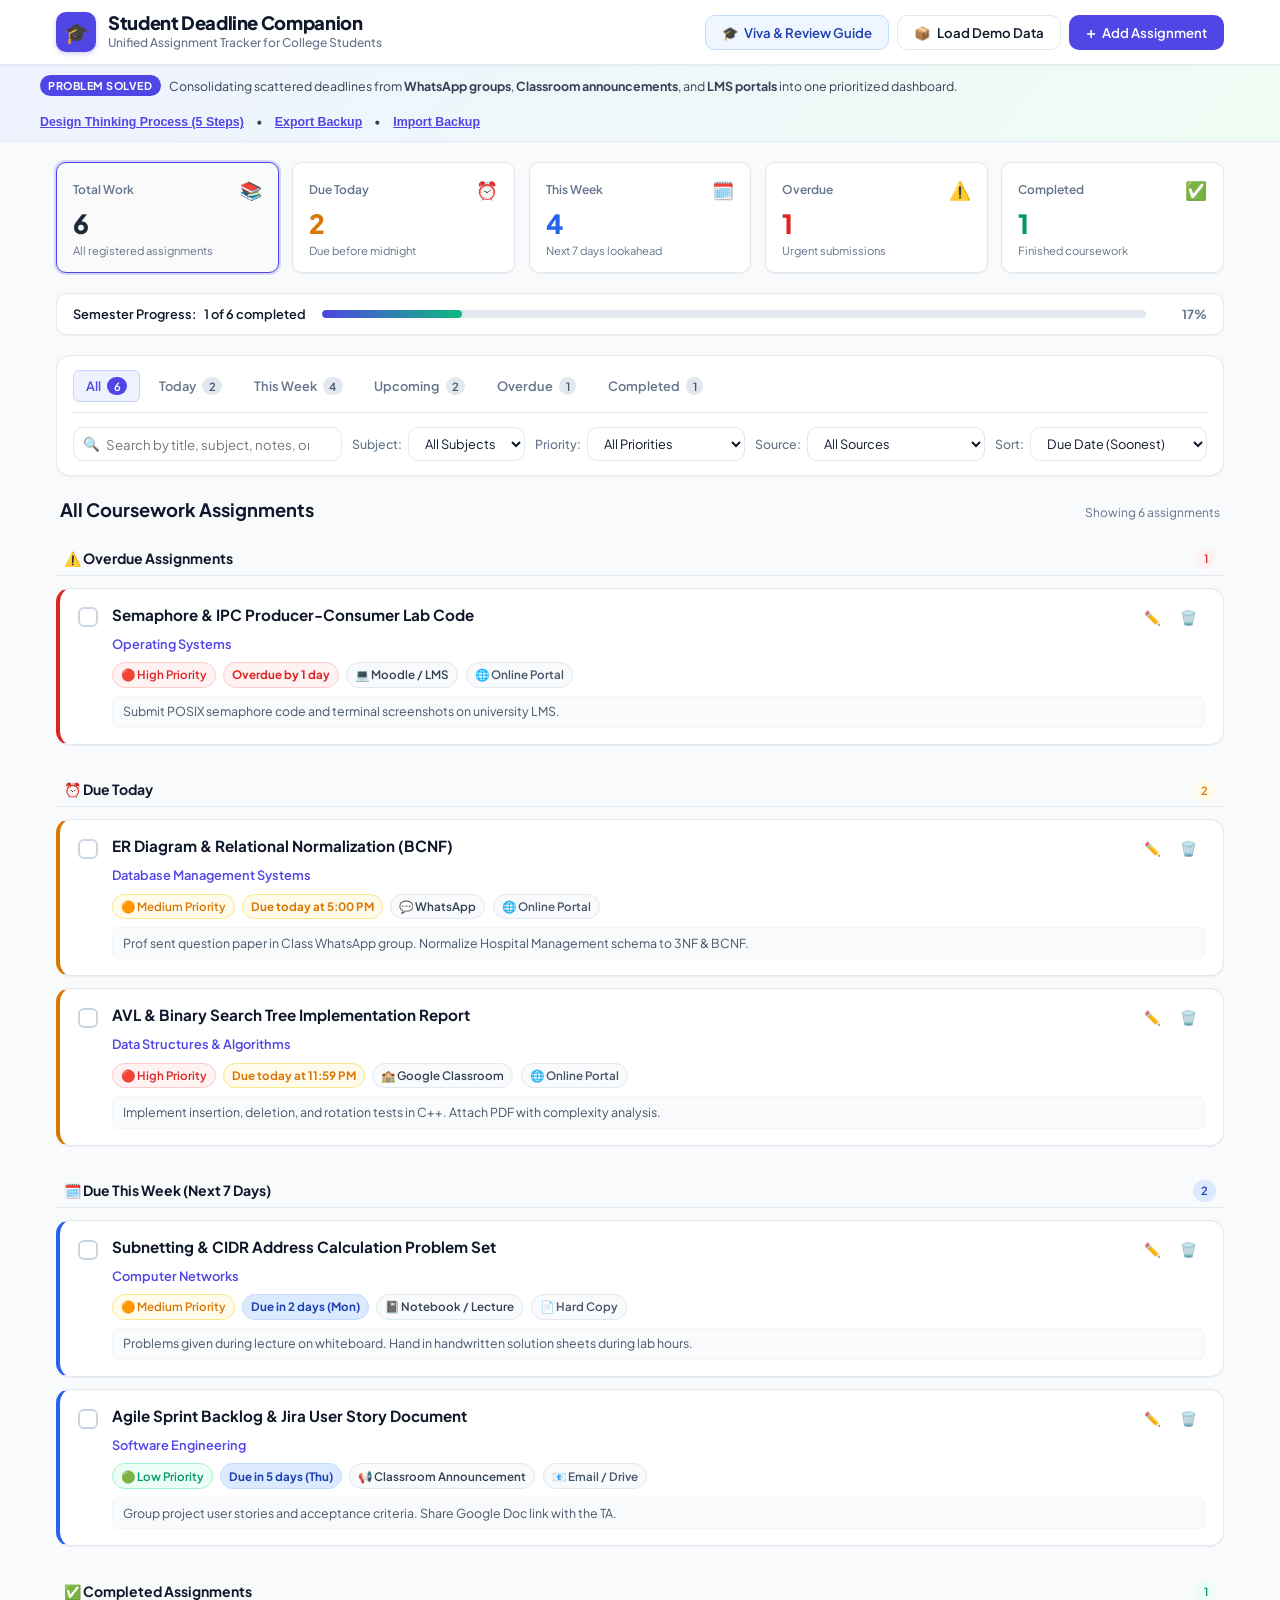
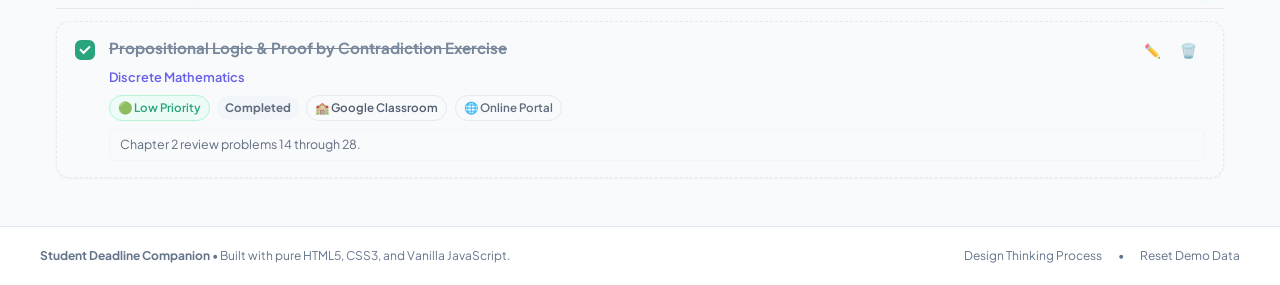
<file: index.html>
<!DOCTYPE html>
<html lang="en">
<head>
  <meta charset="UTF-8" />
  <meta name="viewport" content="width=device-width, initial-scale=1.0" />
  <title>Student Deadline Companion</title>
  <meta name="description" content="A complete college assignment and deadline tracker to solve coursework fragmentation across WhatsApp, Google Classroom, and LMS platforms." />
  <meta property="og:title" content="Student Deadline Companion" />
  <meta property="og:description" content="A complete college assignment and deadline tracker to solve coursework fragmentation across WhatsApp, Google Classroom, and LMS platforms." />
  <meta property="og:type" content="website" />
  <meta name="twitter:card" content="summary_large_image" />

  <!-- Google Fonts: Plus Jakarta Sans for crisp academic typography -->
  <link rel="preconnect" href="https://fonts.googleapis.com" />
  <link rel="preconnect" href="https://fonts.gstatic.com" crossorigin />
  <link href="https://fonts.googleapis.com/css2?family=Plus+Jakarta+Sans:wght@400;500;600;700;800&display=swap" rel="stylesheet" />

  <!-- Vanilla CSS Stylesheet -->
  <link rel="stylesheet" href="style.css" />
</head>
<body>

  <!-- App Header & Navigation -->
  <header class="app-header">
    <div class="header-container">
      <div class="brand">
        <div class="brand-icon">🎓</div>
        <div>
          <h1 class="brand-title">Student Deadline Companion</h1>
          <p class="brand-subtitle">Unified Assignment Tracker for College Students</p>
        </div>
      </div>

      <div class="header-actions">
        <button id="open-guide-btn" class="btn btn-guide" title="View College Project Presentation & Design Thinking Guide">
          <span>🎓</span>
          <span>Viva & Review Guide</span>
        </button>

        <button id="load-demo-btn" class="btn btn-secondary" title="Load sample university coursework">
          <span>📦</span>
          <span>Load Demo Data</span>
        </button>

        <button id="open-modal-btn" class="btn btn-primary">
          <span class="btn-icon">+</span>
          <span>Add Assignment</span>
        </button>
      </div>
    </div>
  </header>

  <!-- Problem Statement & College Review Ribbon -->
  <aside class="college-banner">
    <div class="banner-container">
      <div class="banner-left">
        <span class="banner-badge">Problem Solved</span>
        <span>Consolidating scattered deadlines from <strong>WhatsApp groups</strong>, <strong>Classroom announcements</strong>, and <strong>LMS portals</strong> into one prioritized dashboard.</span>
      </div>
      <div class="banner-links">
        <button id="banner-guide-btn" class="banner-link-btn">Design Thinking Process (5 Steps)</button>
        <span>•</span>
        <button id="export-json-btn" class="banner-link-btn">Export Backup</button>
        <span>•</span>
        <button id="import-json-btn" class="banner-link-btn">Import Backup</button>
        <input type="file" id="import-file-input" accept=".json" style="display: none;" />
      </div>
    </div>
  </aside>

  <!-- Main Container -->
  <main class="main-container">

    <!-- 5 Top Metric Cards -->
    <section class="stats-grid" aria-label="Coursework Deadlines Overview">
      <div class="stat-card all active" id="stat-all" data-tab="all" title="Click to view all assignments">
        <div class="stat-header">
          <span class="stat-label">Total Work</span>
          <span class="stat-icon">📚</span>
        </div>
        <div class="stat-number" id="count-all">0</div>
        <p class="stat-desc">All registered assignments</p>
      </div>

      <div class="stat-card today" id="stat-today" data-tab="today" title="Click to view assignments due today">
        <div class="stat-header">
          <span class="stat-label">Due Today</span>
          <span class="stat-icon">⏰</span>
        </div>
        <div class="stat-number" id="count-today">0</div>
        <p class="stat-desc">Due before midnight</p>
      </div>

      <div class="stat-card this-week" id="stat-this-week" data-tab="this-week" title="Click to view assignments due in next 7 days">
        <div class="stat-header">
          <span class="stat-label">This Week</span>
          <span class="stat-icon">🗓️</span>
        </div>
        <div class="stat-number" id="count-this-week">0</div>
        <p class="stat-desc">Next 7 days lookahead</p>
      </div>

      <div class="stat-card overdue" id="stat-overdue" data-tab="overdue" title="Click to view overdue assignments">
        <div class="stat-header">
          <span class="stat-label">Overdue</span>
          <span class="stat-icon">⚠️</span>
        </div>
        <div class="stat-number" id="count-overdue">0</div>
        <p class="stat-desc">Urgent submissions</p>
      </div>

      <div class="stat-card completed" id="stat-completed" data-tab="completed" title="Click to view finished assignments">
        <div class="stat-header">
          <span class="stat-label">Completed</span>
          <span class="stat-icon">✅</span>
        </div>
        <div class="stat-number" id="count-completed">0</div>
        <p class="stat-desc">Finished coursework</p>
      </div>
    </section>

    <!-- Coursework Completion Progress Bar -->
    <section class="progress-container" aria-label="Coursework Completion Rate">
      <div class="progress-info">
        <span>Semester Progress:</span>
        <span id="progress-fraction">0 of 0 completed</span>
      </div>
      <div class="progress-track">
        <div id="progress-fill" class="progress-fill" style="width: 0%;"></div>
      </div>
      <div id="progress-percentage" class="progress-percentage">0%</div>
    </section>

    <!-- Toolbar: Tabs, Search, Priority, Subject, Source & Sort -->
    <section class="toolbar-section">
      <!-- Status Tabs -->
      <nav class="tabs-nav" aria-label="Assignment Status Navigation">
        <button class="tab-btn active" data-tab="all">
          <span>All</span>
          <span class="tab-badge" id="tab-count-all">0</span>
        </button>
        <button class="tab-btn" data-tab="today">
          <span>Today</span>
          <span class="tab-badge" id="tab-count-today">0</span>
        </button>
        <button class="tab-btn" data-tab="this-week">
          <span>This Week</span>
          <span class="tab-badge" id="tab-count-this-week">0</span>
        </button>
        <button class="tab-btn" data-tab="upcoming">
          <span>Upcoming</span>
          <span class="tab-badge" id="tab-count-upcoming">0</span>
        </button>
        <button class="tab-btn" data-tab="overdue">
          <span>Overdue</span>
          <span class="tab-badge" id="tab-count-overdue">0</span>
        </button>
        <button class="tab-btn" data-tab="completed">
          <span>Completed</span>
          <span class="tab-badge" id="tab-count-completed">0</span>
        </button>
      </nav>

      <!-- Multi-Criteria Filters & Search -->
      <div class="filter-controls">
        <!-- Live Search -->
        <div class="search-box">
          <span class="search-icon">🔍</span>
          <input type="text" id="search-input" placeholder="Search by title, subject, notes, or source..." />
          <button id="clear-search-btn" class="clear-btn" style="display: none;" title="Clear search">✕</button>
        </div>

        <!-- Filter: Subject -->
        <div class="select-wrapper">
          <label for="filter-subject">Subject:</label>
          <select id="filter-subject">
            <option value="all">All Subjects</option>
          </select>
        </div>

        <!-- Filter: Priority -->
        <div class="select-wrapper">
          <label for="filter-priority">Priority:</label>
          <select id="filter-priority">
            <option value="all">All Priorities</option>
            <option value="High">🔴 High Priority</option>
            <option value="Medium">🟠 Medium Priority</option>
            <option value="Low">🟢 Low Priority</option>
          </select>
        </div>

        <!-- Filter: Source Channel -->
        <div class="select-wrapper">
          <label for="filter-source">Source:</label>
          <select id="filter-source">
            <option value="all">All Sources</option>
            <option value="WhatsApp">💬 WhatsApp</option>
            <option value="Google Classroom">🏫 Google Classroom</option>
            <option value="Moodle / LMS">💻 Moodle / LMS</option>
            <option value="Classroom Announcement">📢 Announcement</option>
            <option value="Notebook / Lecture">📓 Lecture Notes</option>
          </select>
        </div>

        <!-- Sort -->
        <div class="select-wrapper">
          <label for="sort-by">Sort:</label>
          <select id="sort-by">
            <option value="date-asc">Due Date (Soonest)</option>
            <option value="date-desc">Due Date (Latest)</option>
            <option value="priority-desc">Priority (High to Low)</option>
            <option value="subject">Subject (A-Z)</option>
            <option value="title">Assignment Title (A-Z)</option>
          </select>
        </div>

        <!-- Reset Button -->
        <button id="reset-filters-btn" class="btn btn-secondary btn-sm" style="display: none;">
          Clear Filters
        </button>
      </div>
    </section>

    <!-- View Title & Count -->
    <div class="section-title-bar">
      <h2 id="current-view-title">All Coursework Assignments</h2>
      <span class="items-count" id="items-count-text">Showing 0 assignments</span>
    </div>

    <!-- Assignments List Container -->
    <section id="assignments-container" class="assignments-container">
      <!-- Cards and grouped sections will be rendered dynamically by script.js -->
    </section>

    <!-- Contextual Empty State Message -->
    <div id="empty-state" class="empty-state" style="display: none;">
      <div class="empty-icon">📚</div>
      <h3 id="empty-title">No assignments found</h3>
      <p id="empty-desc">Try clearing your filters or create a new assignment.</p>
      <button id="empty-action-btn" class="btn btn-primary" style="margin-top: 1rem;">
        Add New Assignment
      </button>
    </div>

  </main>

  <!-- Add / Edit Modal -->
  <div id="assignment-modal" class="modal-overlay" style="display: none;" role="dialog" aria-modal="true">
    <div class="modal-dialog">
      <div class="modal-header">
        <h2 id="modal-title">Add New Assignment</h2>
        <button id="close-modal-btn" class="modal-close-btn" aria-label="Close dialog">&times;</button>
      </div>

      <form id="assignment-form" class="modal-body" novalidate>
        <input type="hidden" id="edit-id" value="" />

        <!-- Title -->
        <div class="form-group">
          <label for="form-title">Assignment Title <span class="required">*</span></label>
          <input type="text" id="form-title" placeholder="e.g. Binary Search Tree Lab Report" required />
          <p class="form-error-msg">Please enter an assignment title (at least 3 characters).</p>
        </div>

        <!-- Subject with Auto-Suggest Datalist -->
        <div class="form-group">
          <label for="form-subject">Subject / Course <span class="required">*</span></label>
          <input type="text" id="form-subject" list="subject-datalist" placeholder="e.g. Data Structures & Algorithms" required />
          <datalist id="subject-datalist">
            <option value="Data Structures & Algorithms"></option>
            <option value="Database Management Systems"></option>
            <option value="Operating Systems"></option>
            <option value="Computer Networks"></option>
            <option value="Software Engineering"></option>
            <option value="Discrete Mathematics"></option>
          </datalist>
          <p class="form-error-msg">Please specify the subject or course name.</p>
        </div>

        <!-- Due Date & Time with Quick Date Chips -->
        <div class="form-row">
          <div class="form-group half">
            <label for="form-date">Due Date <span class="required">*</span></label>
            <input type="date" id="form-date" required />
            <div class="quick-date-chips">
              <button type="button" class="date-chip" data-days="0">Today</button>
              <button type="button" class="date-chip" data-days="1">Tomorrow</button>
              <button type="button" class="date-chip" data-days="3">+3 Days</button>
              <button type="button" class="date-chip" data-days="7">Next Week</button>
            </div>
            <p class="form-error-msg">Please select a valid deadline date.</p>
          </div>

          <div class="form-group half">
            <label for="form-time">Due Time (Optional)</label>
            <input type="time" id="form-time" value="23:59" />
          </div>
        </div>

        <!-- Priority Radio Selector -->
        <div class="form-group">
          <label>Priority Level <span class="required">*</span></label>
          <div class="priority-radio-group">
            <label class="priority-radio priority-high">
              <input type="radio" name="form-priority" value="High" />
              <span>🔴 High</span>
            </label>
            <label class="priority-radio priority-med">
              <input type="radio" name="form-priority" value="Medium" checked />
              <span>🟠 Medium</span>
            </label>
            <label class="priority-radio priority-low">
              <input type="radio" name="form-priority" value="Low" />
              <span>🟢 Low</span>
            </label>
          </div>
        </div>

        <!-- Source Origin & Submission Mode -->
        <div class="form-row">
          <div class="form-group half">
            <label for="form-source">Source Channel</label>
            <select id="form-source">
              <option value="WhatsApp">WhatsApp Group</option>
              <option value="Google Classroom">Google Classroom</option>
              <option value="Moodle / LMS">Moodle / LMS</option>
              <option value="Classroom Announcement">Classroom Announcement</option>
              <option value="Notebook / Lecture">Notebook / Lecture</option>
              <option value="Other">Other</option>
            </select>
          </div>

          <div class="form-group half">
            <label for="form-mode">Submission Mode</label>
            <select id="form-mode">
              <option value="Online Portal">Online Portal</option>
              <option value="Hard Copy">Hard Copy (Print/Handwritten)</option>
              <option value="Email / Drive">Email / Google Drive</option>
              <option value="Lab / Presentation">Lab / Presentation</option>
            </select>
          </div>
        </div>

        <!-- Notes / Instructions -->
        <div class="form-group">
          <label for="form-notes">Notes / Instructions / Links (Optional)</label>
          <textarea id="form-notes" rows="2" placeholder="e.g. Include screenshots in PDF. Format code using PEP 8."></textarea>
        </div>

        <div class="modal-footer">
          <button type="button" id="cancel-btn" class="btn btn-secondary">Cancel</button>
          <button type="submit" id="save-btn" class="btn btn-primary">Save Assignment</button>
        </div>
      </form>
    </div>
  </div>

  <!-- Delete Confirmation Modal -->
  <div id="delete-modal" class="modal-overlay" style="display: none;" role="dialog" aria-modal="true">
    <div class="modal-dialog modal-dialog-sm text-center">
      <div class="delete-icon">🗑️</div>
      <h3>Delete Assignment?</h3>
      <p id="delete-message" style="margin-top: 0.5rem; font-size: 0.85rem; color: var(--text-muted);">
        Are you sure you want to delete this assignment?
      </p>
      <div class="modal-footer justify-center" style="margin-top: 1.25rem;">
        <button id="cancel-delete-btn" class="btn btn-secondary">Cancel</button>
        <button id="confirm-delete-btn" class="btn btn-danger">Yes, Delete</button>
      </div>
    </div>
  </div>

  <!-- College Project Viva & Review Guide Modal -->
  <div id="guide-modal" class="modal-overlay" style="display: none;" role="dialog" aria-modal="true">
    <div class="modal-dialog modal-dialog-lg">
      <div class="modal-header">
        <div>
          <h2>🎓 College Project Review & Viva Guide</h2>
          <p style="font-size: 0.775rem; color: var(--text-muted);">Academic Presentation Sheet • Student Deadline Companion</p>
        </div>
        <button id="close-guide-btn" class="modal-close-btn">&times;</button>
      </div>

      <div class="modal-body">
        <nav class="guide-tabs">
          <button class="guide-tab-btn active" data-tab="tab-viva-design">1. Design Thinking</button>
          <button class="guide-tab-btn" data-tab="tab-viva-problem">2. Problem & Objectives</button>
          <button class="guide-tab-btn" data-tab="tab-viva-tech">3. Architecture & Tech</button>
          <button class="guide-tab-btn" data-tab="tab-viva-script">4. 2-Min Demo Script</button>
        </nav>

        <!-- Tab 1: Design Thinking -->
        <div id="tab-viva-design" class="guide-content-section active">
          <div class="dt-card">
            <h4>1️⃣ Empathize</h4>
            <p><strong>Observation:</strong> College students juggle 5-7 parallel theory and laboratory courses. Deadline announcements are scattered across unorganized WhatsApp groups, multiple Google Classroom feeds, teacher emails, Moodle LMS forums, and handwritten lecture notes.</p>
            <p style="margin-top: 0.25rem;"><strong>Pain Points:</strong> Cognitive overload, last-minute panic, missed submissions due to buried WhatsApp group messages, inability to tell which assignment is due today vs next week.</p>
          </div>

          <div class="dt-card">
            <h4>2️⃣ Define</h4>
            <p><strong>Problem Statement:</strong> <em>"Undergraduate students need a centralized, lightweight, zero-login deadline companion to organize coursework across fragmented communication channels, enabling instant priority assessment and proactive deadline management."</em></p>
          </div>

          <div class="dt-card">
            <h4>3️⃣ Ideate</h4>
            <p>Brainstormed solutions and filtered down to high-impact requirements:</p>
            <ul>
              <li>Instant visual triage (Overdue alerts, Due Today counter, Next 7 Days lookahead).</li>
              <li>Source-tagging (WhatsApp, Classroom, Notebook) so students recall where instructions live.</li>
              <li>Zero friction client-side persistence with browser localStorage (no server latency or signup barriers).</li>
              <li>Multi-level filtering by Subject, Priority (High/Medium/Low), and keyword search.</li>
            </ul>
          </div>

          <div class="dt-card">
            <h4>4️⃣ Prototype</h4>
            <p>Implemented a responsive single-page architecture using clean HTML5 semantic structure, modern CSS (Custom Properties, Flexbox, Grid), and modular vanilla JavaScript (ES6+), offering real-time form validation, progress visualization, and quick date chips.</p>
          </div>

          <div class="dt-card">
            <h4>5️⃣ Validate</h4>
            <p>Tested with realistic university coursework scenarios across mobile and desktop viewport sizes. Verified that students can record a deadline in under 10 seconds and instantly identify urgent deliverables.</p>
          </div>
        </div>

        <!-- Tab 2: Problem & Objectives -->
        <div id="tab-viva-problem" class="guide-content-section">
          <div class="dt-card">
            <h4>Problem Background</h4>
            <p>In modern higher education, academic communication is split across disparate platforms:</p>
            <ul>
              <li>Informal announcements in student WhatsApp groups get buried under hundreds of chat messages.</li>
              <li>LMS portals (Moodle, Blackboard) often require multiple clicks and VPNs to check deadlines.</li>
              <li>Verbal reminders in classroom lectures are written on loose sheets of paper and easily forgotten.</li>
            </ul>
          </div>

          <div class="dt-card">
            <h4>Project Objectives</h4>
            <ul>
              <li><strong>Centralization:</strong> Provide a single dashboard where assignments from all platforms coexist.</li>
              <li><strong>Prioritization:</strong> Highlight urgent items through High/Medium/Low color badges and dynamic time remaining.</li>
              <li><strong>Accessibility:</strong> Ensure instant loading on mobile devices without mandatory server accounts or logins.</li>
              <li><strong>Reliability:</strong> Maintain persistent offline storage via browser localStorage API.</li>
            </ul>
          </div>
        </div>

        <!-- Tab 3: Tech Stack & Architecture -->
        <div id="tab-viva-tech" class="guide-content-section">
          <div class="dt-card">
            <h4>Technology Stack</h4>
            <ul>
              <li><strong>HTML5:</strong> Semantic elements (<code>&lt;header&gt;</code>, <code>&lt;main&gt;</code>, <code>&lt;section&gt;</code>, <code>&lt;article&gt;</code>, <code>&lt;datalist&gt;</code>) for accessibility and clean DOM structure.</li>
              <li><strong>CSS3:</strong> CSS Custom Properties (Variables), CSS Grid for stats and forms, Flexbox for responsive navigation, and mobile media queries.</li>
              <li><strong>Vanilla JavaScript (ES6+):</strong> Pure DOM manipulation, modular event handling, array filtering/sorting algorithms, and input validation without heavy framework dependencies.</li>
              <li><strong>Storage:</strong> HTML5 Web Storage API (<code>localStorage</code>) with JSON serialization and backup export/import.</li>
            </ul>
          </div>

          <div class="code-snippet">
// Folder Structure for GitHub Upload:
student-deadline-companion/
├── index.html        # Semantic HTML5 Dashboard & Modals
├── style.css         # Modern, responsive CSS with Custom Properties
├── script.js         # Vanilla JavaScript CRUD, Filters & LocalStorage
└── README.md         # Academic Project Documentation & Review Guide
          </div>
        </div>

        <!-- Tab 4: 2-Minute Viva Presentation Script -->
        <div id="tab-viva-script" class="guide-content-section">
          <div class="dt-card">
            <h4>Recommended 2-Minute Reviewer Presentation Flow</h4>
            <ol style="padding-left: 1.25rem; font-size: 0.8rem; color: #475569; line-height: 1.6;">
              <li><strong>Introduction (30s):</strong> "Good morning professors. I have developed 'Student Deadline Companion' to solve the widespread student issue of missed deadlines caused by scattered announcements across WhatsApp, Google Classroom, and LMS portals."</li>
              <li><strong>Dashboard & Metrics (30s):</strong> Point to the 5 top summary cards (Total, Today, This Week, Overdue, Completed) and the completion progress bar. Demonstrate clicking the "Due Today" or "This Week" card to filter instantly.</li>
              <li><strong>Adding with Validation (30s):</strong> Click <em>+ Add Assignment</em>, demonstrate the "Tomorrow" or "+3 Days" shortcut chip, select "WhatsApp" as source, and save with live validation.</li>
              <li><strong>Filtering & Persistence (30s):</strong> Demonstrate search, filter by High Priority, and mark an assignment completed. Refresh the browser to prove zero data loss via localStorage.</li>
            </ol>
          </div>

          <div style="text-align: center; margin-top: 1rem;">
            <button id="guide-load-demo-btn" class="btn btn-primary">
              Load Sample College Coursework
            </button>
          </div>
        </div>
      </div>

      <div class="modal-footer">
        <button id="guide-close-bottom-btn" class="btn btn-secondary">Close Guide</button>
      </div>
    </div>
  </div>

  <!-- Footer -->
  <footer class="app-footer">
    <div class="footer-container">
      <div>
        <strong>Student Deadline Companion</strong> • Built with pure HTML5, CSS3, and Vanilla JavaScript.
      </div>
      <div class="footer-links">
        <span class="footer-link" onclick="document.getElementById('open-guide-btn').click();">Design Thinking Process</span>
        <span>•</span>
        <span class="footer-link" onclick="document.getElementById('load-demo-btn').click();">Reset Demo Data</span>
      </div>
    </div>
  </footer>

  <!-- Toast Notification Alert -->
  <div id="toast" class="toast" style="display: none;" role="status"></div>

  <!-- Vanilla JavaScript Application Logic -->
  <script type="module" src="script.js"></script>
</body>
</html>
</file>
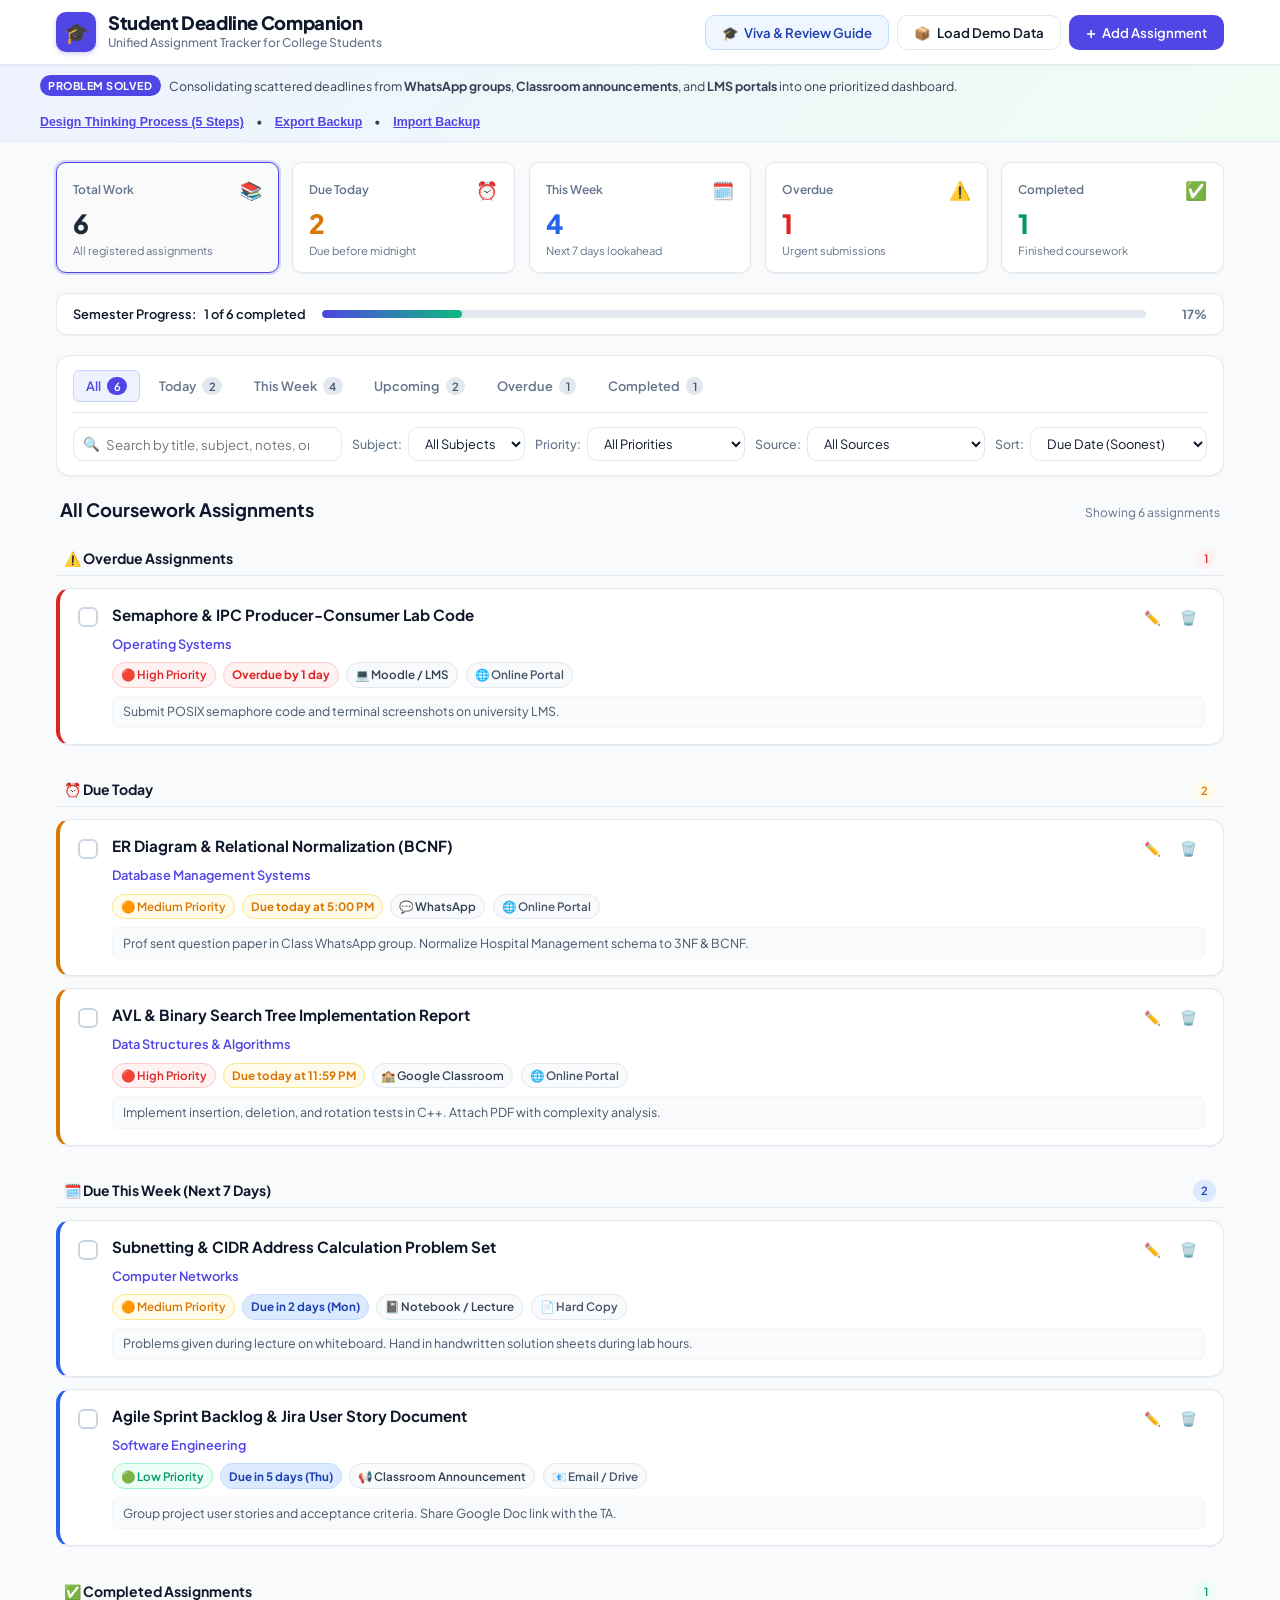
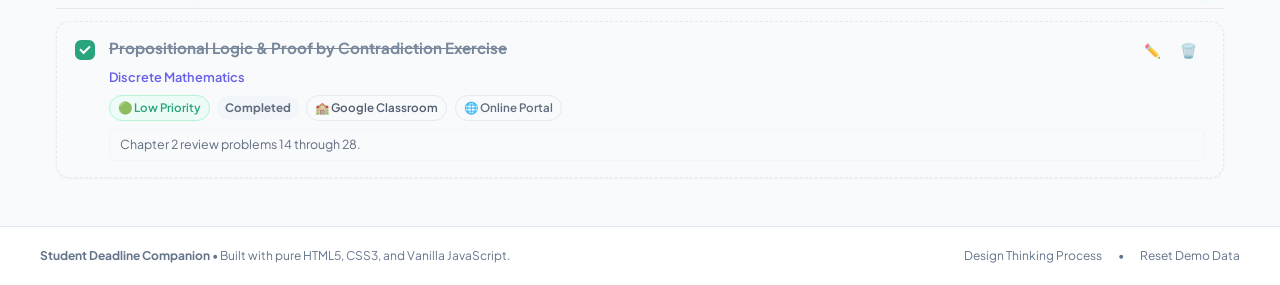
<file: public/standalone/index.html>
<!DOCTYPE html>
<html lang="en">
<head>
  <meta charset="UTF-8" />
  <meta name="viewport" content="width=device-width, initial-scale=1.0" />
  <title>Student Deadline Companion</title>
  <meta name="description" content="A complete college assignment and deadline tracker to solve coursework fragmentation across WhatsApp, Google Classroom, and LMS platforms." />
  <meta property="og:title" content="Student Deadline Companion" />
  <meta property="og:description" content="A complete college assignment and deadline tracker to solve coursework fragmentation across WhatsApp, Google Classroom, and LMS platforms." />
  <meta property="og:type" content="website" />
  <meta name="twitter:card" content="summary_large_image" />

  <!-- Google Fonts: Plus Jakarta Sans for crisp academic typography -->
  <link rel="preconnect" href="https://fonts.googleapis.com" />
  <link rel="preconnect" href="https://fonts.gstatic.com" crossorigin />
  <link href="https://fonts.googleapis.com/css2?family=Plus+Jakarta+Sans:wght@400;500;600;700;800&display=swap" rel="stylesheet" />

  <!-- Vanilla CSS Stylesheet -->
  <link rel="stylesheet" href="style.css" />
</head>
<body>

  <!-- App Header & Navigation -->
  <header class="app-header">
    <div class="header-container">
      <div class="brand">
        <div class="brand-icon">🎓</div>
        <div>
          <h1 class="brand-title">Student Deadline Companion</h1>
          <p class="brand-subtitle">Unified Assignment Tracker for College Students</p>
        </div>
      </div>

      <div class="header-actions">
        <button id="open-guide-btn" class="btn btn-guide" title="View College Project Presentation & Design Thinking Guide">
          <span>🎓</span>
          <span>Viva & Review Guide</span>
        </button>

        <button id="load-demo-btn" class="btn btn-secondary" title="Load sample university coursework">
          <span>📦</span>
          <span>Load Demo Data</span>
        </button>

        <button id="open-modal-btn" class="btn btn-primary">
          <span class="btn-icon">+</span>
          <span>Add Assignment</span>
        </button>
      </div>
    </div>
  </header>

  <!-- Problem Statement & College Review Ribbon -->
  <aside class="college-banner">
    <div class="banner-container">
      <div class="banner-left">
        <span class="banner-badge">Problem Solved</span>
        <span>Consolidating scattered deadlines from <strong>WhatsApp groups</strong>, <strong>Classroom announcements</strong>, and <strong>LMS portals</strong> into one prioritized dashboard.</span>
      </div>
      <div class="banner-links">
        <button id="banner-guide-btn" class="banner-link-btn">Design Thinking Process (5 Steps)</button>
        <span>•</span>
        <button id="export-json-btn" class="banner-link-btn">Export Backup</button>
        <span>•</span>
        <button id="import-json-btn" class="banner-link-btn">Import Backup</button>
        <input type="file" id="import-file-input" accept=".json" style="display: none;" />
      </div>
    </div>
  </aside>

  <!-- Main Container -->
  <main class="main-container">

    <!-- 5 Top Metric Cards -->
    <section class="stats-grid" aria-label="Coursework Deadlines Overview">
      <div class="stat-card all active" id="stat-all" data-tab="all" title="Click to view all assignments">
        <div class="stat-header">
          <span class="stat-label">Total Work</span>
          <span class="stat-icon">📚</span>
        </div>
        <div class="stat-number" id="count-all">0</div>
        <p class="stat-desc">All registered assignments</p>
      </div>

      <div class="stat-card today" id="stat-today" data-tab="today" title="Click to view assignments due today">
        <div class="stat-header">
          <span class="stat-label">Due Today</span>
          <span class="stat-icon">⏰</span>
        </div>
        <div class="stat-number" id="count-today">0</div>
        <p class="stat-desc">Due before midnight</p>
      </div>

      <div class="stat-card this-week" id="stat-this-week" data-tab="this-week" title="Click to view assignments due in next 7 days">
        <div class="stat-header">
          <span class="stat-label">This Week</span>
          <span class="stat-icon">🗓️</span>
        </div>
        <div class="stat-number" id="count-this-week">0</div>
        <p class="stat-desc">Next 7 days lookahead</p>
      </div>

      <div class="stat-card overdue" id="stat-overdue" data-tab="overdue" title="Click to view overdue assignments">
        <div class="stat-header">
          <span class="stat-label">Overdue</span>
          <span class="stat-icon">⚠️</span>
        </div>
        <div class="stat-number" id="count-overdue">0</div>
        <p class="stat-desc">Urgent submissions</p>
      </div>

      <div class="stat-card completed" id="stat-completed" data-tab="completed" title="Click to view finished assignments">
        <div class="stat-header">
          <span class="stat-label">Completed</span>
          <span class="stat-icon">✅</span>
        </div>
        <div class="stat-number" id="count-completed">0</div>
        <p class="stat-desc">Finished coursework</p>
      </div>
    </section>

    <!-- Coursework Completion Progress Bar -->
    <section class="progress-container" aria-label="Coursework Completion Rate">
      <div class="progress-info">
        <span>Semester Progress:</span>
        <span id="progress-fraction">0 of 0 completed</span>
      </div>
      <div class="progress-track">
        <div id="progress-fill" class="progress-fill" style="width: 0%;"></div>
      </div>
      <div id="progress-percentage" class="progress-percentage">0%</div>
    </section>

    <!-- Toolbar: Tabs, Search, Priority, Subject, Source & Sort -->
    <section class="toolbar-section">
      <!-- Status Tabs -->
      <nav class="tabs-nav" aria-label="Assignment Status Navigation">
        <button class="tab-btn active" data-tab="all">
          <span>All</span>
          <span class="tab-badge" id="tab-count-all">0</span>
        </button>
        <button class="tab-btn" data-tab="today">
          <span>Today</span>
          <span class="tab-badge" id="tab-count-today">0</span>
        </button>
        <button class="tab-btn" data-tab="this-week">
          <span>This Week</span>
          <span class="tab-badge" id="tab-count-this-week">0</span>
        </button>
        <button class="tab-btn" data-tab="upcoming">
          <span>Upcoming</span>
          <span class="tab-badge" id="tab-count-upcoming">0</span>
        </button>
        <button class="tab-btn" data-tab="overdue">
          <span>Overdue</span>
          <span class="tab-badge" id="tab-count-overdue">0</span>
        </button>
        <button class="tab-btn" data-tab="completed">
          <span>Completed</span>
          <span class="tab-badge" id="tab-count-completed">0</span>
        </button>
      </nav>

      <!-- Multi-Criteria Filters & Search -->
      <div class="filter-controls">
        <!-- Live Search -->
        <div class="search-box">
          <span class="search-icon">🔍</span>
          <input type="text" id="search-input" placeholder="Search by title, subject, notes, or source..." />
          <button id="clear-search-btn" class="clear-btn" style="display: none;" title="Clear search">✕</button>
        </div>

        <!-- Filter: Subject -->
        <div class="select-wrapper">
          <label for="filter-subject">Subject:</label>
          <select id="filter-subject">
            <option value="all">All Subjects</option>
          </select>
        </div>

        <!-- Filter: Priority -->
        <div class="select-wrapper">
          <label for="filter-priority">Priority:</label>
          <select id="filter-priority">
            <option value="all">All Priorities</option>
            <option value="High">🔴 High Priority</option>
            <option value="Medium">🟠 Medium Priority</option>
            <option value="Low">🟢 Low Priority</option>
          </select>
        </div>

        <!-- Filter: Source Channel -->
        <div class="select-wrapper">
          <label for="filter-source">Source:</label>
          <select id="filter-source">
            <option value="all">All Sources</option>
            <option value="WhatsApp">💬 WhatsApp</option>
            <option value="Google Classroom">🏫 Google Classroom</option>
            <option value="Moodle / LMS">💻 Moodle / LMS</option>
            <option value="Classroom Announcement">📢 Announcement</option>
            <option value="Notebook / Lecture">📓 Lecture Notes</option>
          </select>
        </div>

        <!-- Sort -->
        <div class="select-wrapper">
          <label for="sort-by">Sort:</label>
          <select id="sort-by">
            <option value="date-asc">Due Date (Soonest)</option>
            <option value="date-desc">Due Date (Latest)</option>
            <option value="priority-desc">Priority (High to Low)</option>
            <option value="subject">Subject (A-Z)</option>
            <option value="title">Assignment Title (A-Z)</option>
          </select>
        </div>

        <!-- Reset Button -->
        <button id="reset-filters-btn" class="btn btn-secondary btn-sm" style="display: none;">
          Clear Filters
        </button>
      </div>
    </section>

    <!-- View Title & Count -->
    <div class="section-title-bar">
      <h2 id="current-view-title">All Coursework Assignments</h2>
      <span class="items-count" id="items-count-text">Showing 0 assignments</span>
    </div>

    <!-- Assignments List Container -->
    <section id="assignments-container" class="assignments-container">
      <!-- Cards and grouped sections will be rendered dynamically by script.js -->
    </section>

    <!-- Contextual Empty State Message -->
    <div id="empty-state" class="empty-state" style="display: none;">
      <div class="empty-icon">📚</div>
      <h3 id="empty-title">No assignments found</h3>
      <p id="empty-desc">Try clearing your filters or create a new assignment.</p>
      <button id="empty-action-btn" class="btn btn-primary" style="margin-top: 1rem;">
        Add New Assignment
      </button>
    </div>

  </main>

  <!-- Add / Edit Modal -->
  <div id="assignment-modal" class="modal-overlay" style="display: none;" role="dialog" aria-modal="true">
    <div class="modal-dialog">
      <div class="modal-header">
        <h2 id="modal-title">Add New Assignment</h2>
        <button id="close-modal-btn" class="modal-close-btn" aria-label="Close dialog">&times;</button>
      </div>

      <form id="assignment-form" class="modal-body" novalidate>
        <input type="hidden" id="edit-id" value="" />

        <!-- Title -->
        <div class="form-group">
          <label for="form-title">Assignment Title <span class="required">*</span></label>
          <input type="text" id="form-title" placeholder="e.g. Binary Search Tree Lab Report" required />
          <p class="form-error-msg">Please enter an assignment title (at least 3 characters).</p>
        </div>

        <!-- Subject with Auto-Suggest Datalist -->
        <div class="form-group">
          <label for="form-subject">Subject / Course <span class="required">*</span></label>
          <input type="text" id="form-subject" list="subject-datalist" placeholder="e.g. Data Structures & Algorithms" required />
          <datalist id="subject-datalist">
            <option value="Data Structures & Algorithms"></option>
            <option value="Database Management Systems"></option>
            <option value="Operating Systems"></option>
            <option value="Computer Networks"></option>
            <option value="Software Engineering"></option>
            <option value="Discrete Mathematics"></option>
          </datalist>
          <p class="form-error-msg">Please specify the subject or course name.</p>
        </div>

        <!-- Due Date & Time with Quick Date Chips -->
        <div class="form-row">
          <div class="form-group half">
            <label for="form-date">Due Date <span class="required">*</span></label>
            <input type="date" id="form-date" required />
            <div class="quick-date-chips">
              <button type="button" class="date-chip" data-days="0">Today</button>
              <button type="button" class="date-chip" data-days="1">Tomorrow</button>
              <button type="button" class="date-chip" data-days="3">+3 Days</button>
              <button type="button" class="date-chip" data-days="7">Next Week</button>
            </div>
            <p class="form-error-msg">Please select a valid deadline date.</p>
          </div>

          <div class="form-group half">
            <label for="form-time">Due Time (Optional)</label>
            <input type="time" id="form-time" value="23:59" />
          </div>
        </div>

        <!-- Priority Radio Selector -->
        <div class="form-group">
          <label>Priority Level <span class="required">*</span></label>
          <div class="priority-radio-group">
            <label class="priority-radio priority-high">
              <input type="radio" name="form-priority" value="High" />
              <span>🔴 High</span>
            </label>
            <label class="priority-radio priority-med">
              <input type="radio" name="form-priority" value="Medium" checked />
              <span>🟠 Medium</span>
            </label>
            <label class="priority-radio priority-low">
              <input type="radio" name="form-priority" value="Low" />
              <span>🟢 Low</span>
            </label>
          </div>
        </div>

        <!-- Source Origin & Submission Mode -->
        <div class="form-row">
          <div class="form-group half">
            <label for="form-source">Source Channel</label>
            <select id="form-source">
              <option value="WhatsApp">WhatsApp Group</option>
              <option value="Google Classroom">Google Classroom</option>
              <option value="Moodle / LMS">Moodle / LMS</option>
              <option value="Classroom Announcement">Classroom Announcement</option>
              <option value="Notebook / Lecture">Notebook / Lecture</option>
              <option value="Other">Other</option>
            </select>
          </div>

          <div class="form-group half">
            <label for="form-mode">Submission Mode</label>
            <select id="form-mode">
              <option value="Online Portal">Online Portal</option>
              <option value="Hard Copy">Hard Copy (Print/Handwritten)</option>
              <option value="Email / Drive">Email / Google Drive</option>
              <option value="Lab / Presentation">Lab / Presentation</option>
            </select>
          </div>
        </div>

        <!-- Notes / Instructions -->
        <div class="form-group">
          <label for="form-notes">Notes / Instructions / Links (Optional)</label>
          <textarea id="form-notes" rows="2" placeholder="e.g. Include screenshots in PDF. Format code using PEP 8."></textarea>
        </div>

        <div class="modal-footer">
          <button type="button" id="cancel-btn" class="btn btn-secondary">Cancel</button>
          <button type="submit" id="save-btn" class="btn btn-primary">Save Assignment</button>
        </div>
      </form>
    </div>
  </div>

  <!-- Delete Confirmation Modal -->
  <div id="delete-modal" class="modal-overlay" style="display: none;" role="dialog" aria-modal="true">
    <div class="modal-dialog modal-dialog-sm text-center">
      <div class="delete-icon">🗑️</div>
      <h3>Delete Assignment?</h3>
      <p id="delete-message" style="margin-top: 0.5rem; font-size: 0.85rem; color: var(--text-muted);">
        Are you sure you want to delete this assignment?
      </p>
      <div class="modal-footer justify-center" style="margin-top: 1.25rem;">
        <button id="cancel-delete-btn" class="btn btn-secondary">Cancel</button>
        <button id="confirm-delete-btn" class="btn btn-danger">Yes, Delete</button>
      </div>
    </div>
  </div>

  <!-- College Project Viva & Review Guide Modal -->
  <div id="guide-modal" class="modal-overlay" style="display: none;" role="dialog" aria-modal="true">
    <div class="modal-dialog modal-dialog-lg">
      <div class="modal-header">
        <div>
          <h2>🎓 College Project Review & Viva Guide</h2>
          <p style="font-size: 0.775rem; color: var(--text-muted);">Academic Presentation Sheet • Student Deadline Companion</p>
        </div>
        <button id="close-guide-btn" class="modal-close-btn">&times;</button>
      </div>

      <div class="modal-body">
        <nav class="guide-tabs">
          <button class="guide-tab-btn active" data-tab="tab-viva-design">1. Design Thinking</button>
          <button class="guide-tab-btn" data-tab="tab-viva-problem">2. Problem & Objectives</button>
          <button class="guide-tab-btn" data-tab="tab-viva-tech">3. Architecture & Tech</button>
          <button class="guide-tab-btn" data-tab="tab-viva-script">4. 2-Min Demo Script</button>
        </nav>

        <!-- Tab 1: Design Thinking -->
        <div id="tab-viva-design" class="guide-content-section active">
          <div class="dt-card">
            <h4>1️⃣ Empathize</h4>
            <p><strong>Observation:</strong> College students juggle 5-7 parallel theory and laboratory courses. Deadline announcements are scattered across unorganized WhatsApp groups, multiple Google Classroom feeds, teacher emails, Moodle LMS forums, and handwritten lecture notes.</p>
            <p style="margin-top: 0.25rem;"><strong>Pain Points:</strong> Cognitive overload, last-minute panic, missed submissions due to buried WhatsApp group messages, inability to tell which assignment is due today vs next week.</p>
          </div>

          <div class="dt-card">
            <h4>2️⃣ Define</h4>
            <p><strong>Problem Statement:</strong> <em>"Undergraduate students need a centralized, lightweight, zero-login deadline companion to organize coursework across fragmented communication channels, enabling instant priority assessment and proactive deadline management."</em></p>
          </div>

          <div class="dt-card">
            <h4>3️⃣ Ideate</h4>
            <p>Brainstormed solutions and filtered down to high-impact requirements:</p>
            <ul>
              <li>Instant visual triage (Overdue alerts, Due Today counter, Next 7 Days lookahead).</li>
              <li>Source-tagging (WhatsApp, Classroom, Notebook) so students recall where instructions live.</li>
              <li>Zero friction client-side persistence with browser localStorage (no server latency or signup barriers).</li>
              <li>Multi-level filtering by Subject, Priority (High/Medium/Low), and keyword search.</li>
            </ul>
          </div>

          <div class="dt-card">
            <h4>4️⃣ Prototype</h4>
            <p>Implemented a responsive single-page architecture using clean HTML5 semantic structure, modern CSS (Custom Properties, Flexbox, Grid), and modular vanilla JavaScript (ES6+), offering real-time form validation, progress visualization, and quick date chips.</p>
          </div>

          <div class="dt-card">
            <h4>5️⃣ Validate</h4>
            <p>Tested with realistic university coursework scenarios across mobile and desktop viewport sizes. Verified that students can record a deadline in under 10 seconds and instantly identify urgent deliverables.</p>
          </div>
        </div>

        <!-- Tab 2: Problem & Objectives -->
        <div id="tab-viva-problem" class="guide-content-section">
          <div class="dt-card">
            <h4>Problem Background</h4>
            <p>In modern higher education, academic communication is split across disparate platforms:</p>
            <ul>
              <li>Informal announcements in student WhatsApp groups get buried under hundreds of chat messages.</li>
              <li>LMS portals (Moodle, Blackboard) often require multiple clicks and VPNs to check deadlines.</li>
              <li>Verbal reminders in classroom lectures are written on loose sheets of paper and easily forgotten.</li>
            </ul>
          </div>

          <div class="dt-card">
            <h4>Project Objectives</h4>
            <ul>
              <li><strong>Centralization:</strong> Provide a single dashboard where assignments from all platforms coexist.</li>
              <li><strong>Prioritization:</strong> Highlight urgent items through High/Medium/Low color badges and dynamic time remaining.</li>
              <li><strong>Accessibility:</strong> Ensure instant loading on mobile devices without mandatory server accounts or logins.</li>
              <li><strong>Reliability:</strong> Maintain persistent offline storage via browser localStorage API.</li>
            </ul>
          </div>
        </div>

        <!-- Tab 3: Tech Stack & Architecture -->
        <div id="tab-viva-tech" class="guide-content-section">
          <div class="dt-card">
            <h4>Technology Stack</h4>
            <ul>
              <li><strong>HTML5:</strong> Semantic elements (<code>&lt;header&gt;</code>, <code>&lt;main&gt;</code>, <code>&lt;section&gt;</code>, <code>&lt;article&gt;</code>, <code>&lt;datalist&gt;</code>) for accessibility and clean DOM structure.</li>
              <li><strong>CSS3:</strong> CSS Custom Properties (Variables), CSS Grid for stats and forms, Flexbox for responsive navigation, and mobile media queries.</li>
              <li><strong>Vanilla JavaScript (ES6+):</strong> Pure DOM manipulation, modular event handling, array filtering/sorting algorithms, and input validation without heavy framework dependencies.</li>
              <li><strong>Storage:</strong> HTML5 Web Storage API (<code>localStorage</code>) with JSON serialization and backup export/import.</li>
            </ul>
          </div>

          <div class="code-snippet">
// Folder Structure for GitHub Upload:
student-deadline-companion/
├── index.html        # Semantic HTML5 Dashboard & Modals
├── style.css         # Modern, responsive CSS with Custom Properties
├── script.js         # Vanilla JavaScript CRUD, Filters & LocalStorage
└── README.md         # Academic Project Documentation & Review Guide
          </div>
        </div>

        <!-- Tab 4: 2-Minute Viva Presentation Script -->
        <div id="tab-viva-script" class="guide-content-section">
          <div class="dt-card">
            <h4>Recommended 2-Minute Reviewer Presentation Flow</h4>
            <ol style="padding-left: 1.25rem; font-size: 0.8rem; color: #475569; line-height: 1.6;">
              <li><strong>Introduction (30s):</strong> "Good morning professors. I have developed 'Student Deadline Companion' to solve the widespread student issue of missed deadlines caused by scattered announcements across WhatsApp, Google Classroom, and LMS portals."</li>
              <li><strong>Dashboard & Metrics (30s):</strong> Point to the 5 top summary cards (Total, Today, This Week, Overdue, Completed) and the completion progress bar. Demonstrate clicking the "Due Today" or "This Week" card to filter instantly.</li>
              <li><strong>Adding with Validation (30s):</strong> Click <em>+ Add Assignment</em>, demonstrate the "Tomorrow" or "+3 Days" shortcut chip, select "WhatsApp" as source, and save with live validation.</li>
              <li><strong>Filtering & Persistence (30s):</strong> Demonstrate search, filter by High Priority, and mark an assignment completed. Refresh the browser to prove zero data loss via localStorage.</li>
            </ol>
          </div>

          <div style="text-align: center; margin-top: 1rem;">
            <button id="guide-load-demo-btn" class="btn btn-primary">
              Load Sample College Coursework
            </button>
          </div>
        </div>
      </div>

      <div class="modal-footer">
        <button id="guide-close-bottom-btn" class="btn btn-secondary">Close Guide</button>
      </div>
    </div>
  </div>

  <!-- Footer -->
  <footer class="app-footer">
    <div class="footer-container">
      <div>
        <strong>Student Deadline Companion</strong> • Built with pure HTML5, CSS3, and Vanilla JavaScript.
      </div>
      <div class="footer-links">
        <span class="footer-link" onclick="document.getElementById('open-guide-btn').click();">Design Thinking Process</span>
        <span>•</span>
        <span class="footer-link" onclick="document.getElementById('load-demo-btn').click();">Reset Demo Data</span>
      </div>
    </div>
  </footer>

  <!-- Toast Notification Alert -->
  <div id="toast" class="toast" style="display: none;" role="status"></div>

  <!-- Vanilla JavaScript Application Logic -->
  <script src="script.js"></script>
</body>
</html>
</file>
<file: style.css>
/* ==========================================================================
   Student Deadline Companion - Academic & Clean Vanilla CSS
   A modern, responsive, mobile-first design for college students
   ========================================================================== */

:root {
  /* Brand Palette */
  --primary: #4f46e5;
  --primary-hover: #4338ca;
  --primary-light: #eef2ff;
  --primary-border: #c7d2fe;
  
  /* Text & Surfaces */
  --text-main: #0f172a;
  --text-muted: #64748b;
  --text-light: #94a3b8;
  --bg-page: #f8fafc;
  --bg-card: #ffffff;
  --border-color: #e2e8f0;
  --border-hover: #cbd5e1;
  
  /* Priority & Status Colors */
  --high-color: #dc2626;
  --high-bg: #fef2f2;
  --high-border: #fecaca;
  
  --med-color: #d97706;
  --med-bg: #fffbeb;
  --med-border: #fde68a;
  
  --low-color: #059669;
  --low-bg: #ecfdf5;
  --low-border: #a7f3d0;

  --info-color: #2563eb;
  --info-bg: #eff6ff;
  --info-border: #bfdbfe;

  /* Typography & Sizing */
  --font-family: 'Plus Jakarta Sans', -apple-system, BlinkMacSystemFont, "Segoe UI", Roboto, sans-serif;
  --radius-sm: 6px;
  --radius-md: 10px;
  --radius-lg: 14px;
  --radius-xl: 18px;
  
  --shadow-xs: 0 1px 2px 0 rgb(0 0 0 / 0.05);
  --shadow-sm: 0 1px 3px 0 rgb(0 0 0 / 0.08), 0 1px 2px -1px rgb(0 0 0 / 0.08);
  --shadow-md: 0 4px 6px -1px rgb(0 0 0 / 0.08), 0 2px 4px -2px rgb(0 0 0 / 0.06);
  --shadow-lg: 0 10px 15px -3px rgb(0 0 0 / 0.09), 0 4px 6px -4px rgb(0 0 0 / 0.05);
  --shadow-xl: 0 20px 25px -5px rgb(0 0 0 / 0.1), 0 8px 10px -6px rgb(0 0 0 / 0.1);
}

/* Base Reset */
*, *::before, *::after {
  box-sizing: border-box;
  margin: 0;
  padding: 0;
}

body {
  font-family: var(--font-family);
  background-color: var(--bg-page);
  color: var(--text-main);
  line-height: 1.5;
  min-height: 100vh;
  display: flex;
  flex-direction: column;
  -webkit-font-smoothing: antialiased;
}

/* Header & Top Navigation */
.app-header {
  background: var(--bg-card);
  border-bottom: 1px solid var(--border-color);
  position: sticky;
  top: 0;
  z-index: 50;
  box-shadow: var(--shadow-xs);
}

.header-container {
  max-width: 1200px;
  margin: 0 auto;
  padding: 0.75rem 1rem;
  display: flex;
  align-items: center;
  justify-content: space-between;
  gap: 1rem;
  flex-wrap: wrap;
}

.brand {
  display: flex;
  align-items: center;
  gap: 0.75rem;
}

.brand-icon {
  width: 40px;
  height: 40px;
  border-radius: var(--radius-md);
  background: var(--primary);
  color: #ffffff;
  display: flex;
  align-items: center;
  justify-content: center;
  font-size: 1.25rem;
  box-shadow: 0 2px 4px rgba(79, 70, 229, 0.25);
  flex-shrink: 0;
}

.brand-title {
  font-size: 1.15rem;
  font-weight: 800;
  color: var(--text-main);
  letter-spacing: -0.02em;
  line-height: 1.2;
}

.brand-subtitle {
  font-size: 0.75rem;
  color: var(--text-muted);
  font-weight: 500;
}

.header-actions {
  display: flex;
  align-items: center;
  gap: 0.5rem;
  flex-wrap: wrap;
}

/* Buttons */
.btn {
  display: inline-flex;
  align-items: center;
  justify-content: center;
  gap: 0.4rem;
  padding: 0.5rem 1rem;
  font-size: 0.825rem;
  font-weight: 600;
  font-family: inherit;
  border-radius: var(--radius-md);
  cursor: pointer;
  transition: all 0.15s ease;
  border: 1px solid transparent;
  white-space: nowrap;
}

.btn:active {
  transform: translateY(1px);
}

.btn-primary {
  background-color: var(--primary);
  color: #ffffff;
}

.btn-primary:hover {
  background-color: var(--primary-hover);
  box-shadow: 0 2px 8px rgba(79, 70, 229, 0.3);
}

.btn-secondary {
  background-color: #ffffff;
  color: var(--text-main);
  border-color: var(--border-color);
}

.btn-secondary:hover {
  background-color: #f8fafc;
  border-color: var(--border-hover);
}

.btn-guide {
  background-color: #eff6ff;
  color: #1e40af;
  border-color: #bfdbfe;
}

.btn-guide:hover {
  background-color: #dbeafe;
  color: #1e3a8a;
}

.btn-danger {
  background-color: var(--high-color);
  color: #ffffff;
}

.btn-danger:hover {
  background-color: #b91c1c;
}

.btn-sm {
  padding: 0.35rem 0.65rem;
  font-size: 0.75rem;
  border-radius: var(--radius-sm);
}

.btn-icon {
  font-size: 1rem;
  line-height: 1;
}

/* College Banner */
.college-banner {
  background: linear-gradient(135deg, #eef2ff 0%, #f0fdf4 100%);
  border-bottom: 1px solid #e0e7ff;
  padding: 0.65rem 1rem;
}

.banner-container {
  max-width: 1200px;
  margin: 0 auto;
  display: flex;
  align-items: center;
  justify-content: space-between;
  gap: 1rem;
  font-size: 0.775rem;
  color: #334155;
  flex-wrap: wrap;
}

.banner-left {
  display: flex;
  align-items: center;
  gap: 0.5rem;
}

.banner-badge {
  background: #4f46e5;
  color: #fff;
  padding: 0.15rem 0.5rem;
  border-radius: 999px;
  font-size: 0.675rem;
  font-weight: 700;
  text-transform: uppercase;
  letter-spacing: 0.05em;
}

.banner-links {
  display: flex;
  align-items: center;
  gap: 0.75rem;
}

.banner-link-btn {
  background: transparent;
  border: none;
  color: var(--primary);
  font-weight: 600;
  font-size: 0.775rem;
  cursor: pointer;
  text-decoration: underline;
  padding: 0;
}

.banner-link-btn:hover {
  color: var(--primary-hover);
}

/* Main Content Layout */
.main-container {
  max-width: 1200px;
  width: 100%;
  margin: 0 auto;
  padding: 1.25rem 1rem 3rem;
  flex: 1;
}

/* Stats Overview Cards */
.stats-grid {
  display: grid;
  grid-template-columns: repeat(2, 1fr);
  gap: 0.65rem;
  margin-bottom: 1.25rem;
}

@media (min-width: 640px) {
  .stats-grid {
    grid-template-columns: repeat(3, 1fr);
  }
}

@media (min-width: 960px) {
  .stats-grid {
    grid-template-columns: repeat(5, 1fr);
    gap: 0.85rem;
  }
}

.stat-card {
  background: var(--bg-card);
  border: 1px solid var(--border-color);
  border-radius: var(--radius-md);
  padding: 0.85rem 1rem;
  cursor: pointer;
  transition: all 0.2s ease;
  position: relative;
  overflow: hidden;
  box-shadow: var(--shadow-xs);
}

.stat-card:hover {
  transform: translateY(-2px);
  box-shadow: var(--shadow-sm);
  border-color: var(--border-hover);
}

.stat-card.active {
  border-color: var(--primary);
  box-shadow: 0 0 0 2px rgba(79, 70, 229, 0.2);
  background-color: #fafafa;
}

.stat-header {
  display: flex;
  align-items: center;
  justify-content: space-between;
  margin-bottom: 0.35rem;
}

.stat-label {
  font-size: 0.75rem;
  font-weight: 600;
  color: var(--text-muted);
}

.stat-icon {
  font-size: 1.1rem;
}

.stat-number {
  font-size: 1.65rem;
  font-weight: 800;
  line-height: 1.1;
  letter-spacing: -0.02em;
}

.stat-desc {
  font-size: 0.7rem;
  color: var(--text-muted);
  margin-top: 0.25rem;
}

.stat-card.all .stat-number { color: #1e293b; }
.stat-card.today .stat-number { color: var(--med-color); }
.stat-card.this-week .stat-number { color: #2563eb; }
.stat-card.overdue .stat-number { color: var(--high-color); }
.stat-card.completed .stat-number { color: var(--low-color); }

/* Progress Summary Bar */
.progress-container {
  background: var(--bg-card);
  border: 1px solid var(--border-color);
  border-radius: var(--radius-md);
  padding: 0.65rem 1rem;
  margin-bottom: 1.25rem;
  display: flex;
  align-items: center;
  gap: 1rem;
  box-shadow: var(--shadow-xs);
  flex-wrap: wrap;
}

.progress-info {
  display: flex;
  align-items: center;
  gap: 0.5rem;
  font-size: 0.8rem;
  font-weight: 600;
  color: var(--text-main);
  white-space: nowrap;
}

.progress-track {
  flex: 1;
  min-width: 150px;
  height: 8px;
  background: #e2e8f0;
  border-radius: 999px;
  overflow: hidden;
}

.progress-fill {
  height: 100%;
  background: linear-gradient(90deg, #4f46e5, #10b981);
  border-radius: 999px;
  transition: width 0.4s ease;
}

.progress-percentage {
  font-size: 0.775rem;
  font-weight: 700;
  color: var(--text-muted);
  min-width: 45px;
  text-align: right;
}

/* Toolbar & Filter Bar */
.toolbar-section {
  background: var(--bg-card);
  border: 1px solid var(--border-color);
  border-radius: var(--radius-lg);
  padding: 0.85rem 1rem;
  margin-bottom: 1.25rem;
  box-shadow: var(--shadow-xs);
}

.tabs-nav {
  display: flex;
  gap: 0.35rem;
  overflow-x: auto;
  padding-bottom: 0.65rem;
  border-bottom: 1px solid var(--border-color);
  margin-bottom: 0.85rem;
  -webkit-overflow-scrolling: touch;
}

.tabs-nav::-webkit-scrollbar {
  height: 4px;
}

.tabs-nav::-webkit-scrollbar-thumb {
  background: #cbd5e1;
  border-radius: 4px;
}

.tab-btn {
  padding: 0.4rem 0.75rem;
  border: 1px solid transparent;
  background: transparent;
  color: var(--text-muted);
  font-size: 0.8rem;
  font-weight: 600;
  font-family: inherit;
  border-radius: var(--radius-sm);
  cursor: pointer;
  white-space: nowrap;
  display: inline-flex;
  align-items: center;
  gap: 0.4rem;
  transition: all 0.15s ease;
}

.tab-btn:hover {
  background: #f1f5f9;
  color: var(--text-main);
}

.tab-btn.active {
  background: var(--primary-light);
  color: var(--primary);
  border-color: var(--primary-border);
}

.tab-badge {
  font-size: 0.7rem;
  padding: 0.1rem 0.4rem;
  border-radius: 999px;
  background: #e2e8f0;
  color: #475569;
}

.tab-btn.active .tab-badge {
  background: var(--primary);
  color: #ffffff;
}

.filter-controls {
  display: flex;
  align-items: center;
  gap: 0.65rem;
  flex-wrap: wrap;
}

.search-box {
  position: relative;
  flex: 1;
  min-width: 220px;
}

.search-icon {
  position: absolute;
  left: 0.65rem;
  top: 50%;
  transform: translateY(-50%);
  font-size: 0.85rem;
  pointer-events: none;
  color: var(--text-muted);
}

.search-box input {
  width: 100%;
  padding: 0.45rem 2rem 0.45rem 2rem;
  font-size: 0.825rem;
  font-family: inherit;
  border: 1px solid var(--border-color);
  border-radius: var(--radius-md);
  outline: none;
  background: #ffffff;
  color: var(--text-main);
  transition: border-color 0.15s ease;
}

.search-box input:focus {
  border-color: var(--primary);
  box-shadow: 0 0 0 3px rgba(79, 70, 229, 0.15);
}

.clear-btn {
  position: absolute;
  right: 0.5rem;
  top: 50%;
  transform: translateY(-50%);
  background: none;
  border: none;
  color: var(--text-muted);
  cursor: pointer;
  font-size: 0.8rem;
  padding: 0.2rem;
}

.clear-btn:hover {
  color: var(--text-main);
}

.select-wrapper {
  display: flex;
  align-items: center;
  gap: 0.35rem;
  font-size: 0.775rem;
  color: var(--text-muted);
  font-weight: 500;
}

.select-wrapper select {
  padding: 0.45rem 0.75rem;
  font-size: 0.8rem;
  font-family: inherit;
  border: 1px solid var(--border-color);
  border-radius: var(--radius-md);
  background: #ffffff;
  color: var(--text-main);
  outline: none;
  cursor: pointer;
}

.select-wrapper select:focus {
  border-color: var(--primary);
}

/* View Title Bar */
.section-title-bar {
  display: flex;
  align-items: baseline;
  justify-content: space-between;
  margin-bottom: 0.85rem;
  padding: 0 0.25rem;
}

.section-title-bar h2 {
  font-size: 1.15rem;
  font-weight: 700;
  color: var(--text-main);
}

.items-count {
  font-size: 0.75rem;
  color: var(--text-muted);
}

/* Group Headers for "All" View */
.group-header {
  display: flex;
  align-items: center;
  justify-content: space-between;
  font-size: 0.875rem;
  font-weight: 700;
  color: var(--text-main);
  padding: 0.65rem 0.5rem 0.35rem;
  margin-top: 0.75rem;
  border-bottom: 1px solid var(--border-color);
}

.group-header:first-of-type {
  margin-top: 0;
}

.group-badge {
  font-size: 0.7rem;
  padding: 0.15rem 0.5rem;
  border-radius: 999px;
  font-weight: 600;
}

.group-badge.overdue { background: var(--high-bg); color: var(--high-color); }
.group-badge.today { background: var(--med-bg); color: var(--med-color); }
.group-badge.this-week { background: #dbeafe; color: #1e40af; }
.group-badge.upcoming { background: var(--primary-light); color: var(--primary); }
.group-badge.completed { background: var(--low-bg); color: var(--low-color); }

/* Assignments List & Cards */
.assignments-container {
  display: flex;
  flex-direction: column;
  gap: 0.75rem;
}

.assignment-card {
  background: var(--bg-card);
  border: 1px solid var(--border-color);
  border-radius: var(--radius-lg);
  padding: 1rem 1.15rem;
  box-shadow: var(--shadow-xs);
  transition: all 0.2s ease;
  position: relative;
  display: flex;
  gap: 0.85rem;
}

.assignment-card:hover {
  border-color: var(--border-hover);
  box-shadow: var(--shadow-md);
  transform: translateY(-1px);
}

.assignment-card.completed-card {
  background: #f8fafc;
  opacity: 0.85;
  border-style: dashed;
}

.assignment-card.overdue-card {
  border-left: 4px solid var(--high-color);
}

.assignment-card.today-card {
  border-left: 4px solid var(--med-color);
}

.assignment-card.this-week-card {
  border-left: 4px solid #2563eb;
}

/* Complete Checkbox */
.card-checkbox-container {
  padding-top: 0.15rem;
}

.complete-checkbox {
  appearance: none;
  -webkit-appearance: none;
  width: 20px;
  height: 20px;
  border: 2px solid #cbd5e1;
  border-radius: 6px;
  cursor: pointer;
  display: grid;
  place-content: center;
  transition: all 0.15s ease;
  background-color: #ffffff;
}

.complete-checkbox:hover {
  border-color: var(--primary);
}

.complete-checkbox:checked {
  background-color: var(--low-color);
  border-color: var(--low-color);
}

.complete-checkbox:checked::before {
  content: "";
  width: 10px;
  height: 6px;
  border-left: 2px solid #ffffff;
  border-bottom: 2px solid #ffffff;
  transform: rotate(-45deg) translate(1px, -1px);
}

/* Card Content */
.card-content {
  flex: 1;
  min-width: 0;
}

.card-top-row {
  display: flex;
  align-items: flex-start;
  justify-content: space-between;
  gap: 0.5rem;
  margin-bottom: 0.25rem;
}

.card-title {
  font-size: 0.95rem;
  font-weight: 700;
  color: var(--text-main);
  line-height: 1.35;
  word-break: break-word;
}

.completed-card .card-title {
  text-decoration: line-through;
  color: var(--text-muted);
}

.card-actions {
  display: flex;
  align-items: center;
  gap: 0.25rem;
  flex-shrink: 0;
}

.action-btn {
  background: transparent;
  border: 1px solid transparent;
  color: var(--text-muted);
  cursor: pointer;
  font-size: 0.85rem;
  padding: 0.25rem 0.4rem;
  border-radius: var(--radius-sm);
  transition: all 0.15s ease;
}

.action-btn:hover {
  background: #f1f5f9;
  color: var(--text-main);
}

.action-btn.delete:hover {
  background: var(--high-bg);
  color: var(--high-color);
}

.card-subject {
  font-size: 0.8rem;
  font-weight: 600;
  color: var(--primary);
  margin-bottom: 0.5rem;
}

/* Tags & Meta Row */
.card-meta-row {
  display: flex;
  align-items: center;
  gap: 0.45rem;
  flex-wrap: wrap;
  font-size: 0.725rem;
  margin-bottom: 0.5rem;
}

.meta-chip {
  display: inline-flex;
  align-items: center;
  gap: 0.25rem;
  padding: 0.2rem 0.5rem;
  border-radius: 999px;
  font-weight: 600;
  background: #f1f5f9;
  color: #475569;
}

.meta-chip.priority-high {
  background: var(--high-bg);
  color: var(--high-color);
  border: 1px solid var(--high-border);
}

.meta-chip.priority-medium {
  background: var(--med-bg);
  color: var(--med-color);
  border: 1px solid var(--med-border);
}

.meta-chip.priority-low {
  background: var(--low-bg);
  color: var(--low-color);
  border: 1px solid var(--low-border);
}

.meta-chip.source {
  background: #f8fafc;
  border: 1px solid #e2e8f0;
  color: #334155;
}

.meta-chip.mode {
  background: #f8fafc;
  border: 1px solid #e2e8f0;
  color: #475569;
}

.meta-chip.due-badge {
  font-weight: 700;
}

.due-badge.overdue {
  background: var(--high-bg);
  color: var(--high-color);
  border: 1px solid var(--high-border);
}

.due-badge.today {
  background: var(--med-bg);
  color: var(--med-color);
  border: 1px solid var(--med-border);
}

.due-badge.this-week {
  background: #dbeafe;
  color: #1e40af;
  border: 1px solid #bfdbfe;
}

.due-badge.upcoming {
  background: #f1f5f9;
  color: #475569;
  border: 1px solid #e2e8f0;
}

.card-notes {
  font-size: 0.775rem;
  color: #475569;
  background: #f8fafc;
  border: 1px solid #f1f5f9;
  border-radius: var(--radius-sm);
  padding: 0.4rem 0.6rem;
  line-height: 1.4;
  margin-top: 0.25rem;
}

/* Empty State */
.empty-state {
  text-align: center;
  padding: 3rem 1.5rem;
  background: var(--bg-card);
  border: 1px dashed var(--border-color);
  border-radius: var(--radius-lg);
  margin-top: 1rem;
}

.empty-icon {
  font-size: 2.5rem;
  margin-bottom: 0.75rem;
}

.empty-state h3 {
  font-size: 1.05rem;
  font-weight: 700;
  color: var(--text-main);
  margin-bottom: 0.35rem;
}

.empty-state p {
  font-size: 0.825rem;
  color: var(--text-muted);
  max-width: 400px;
  margin: 0 auto;
}

/* Modals */
.modal-overlay {
  position: fixed;
  inset: 0;
  background: rgba(15, 23, 42, 0.6);
  backdrop-filter: blur(4px);
  z-index: 100;
  display: flex;
  align-items: center;
  justify-content: center;
  padding: 1rem;
  animation: fadeIn 0.15s ease-out;
}

@keyframes fadeIn {
  from { opacity: 0; }
  to { opacity: 1; }
}

.modal-dialog {
  background: #ffffff;
  border-radius: var(--radius-xl);
  max-width: 540px;
  width: 100%;
  max-height: 90vh;
  overflow-y: auto;
  box-shadow: var(--shadow-xl);
  border: 1px solid var(--border-color);
  animation: slideUp 0.2s ease-out;
}

.modal-dialog-lg {
  max-width: 780px;
}

.modal-dialog-sm {
  max-width: 400px;
  padding: 1.5rem;
}

@keyframes slideUp {
  from { transform: translateY(15px); opacity: 0; }
  to { transform: translateY(0); opacity: 1; }
}

.modal-header {
  padding: 1.15rem 1.25rem;
  border-bottom: 1px solid var(--border-color);
  display: flex;
  align-items: center;
  justify-content: space-between;
}

.modal-header h2 {
  font-size: 1.15rem;
  font-weight: 700;
  color: var(--text-main);
}

.modal-close-btn {
  background: none;
  border: none;
  font-size: 1.5rem;
  color: var(--text-muted);
  cursor: pointer;
  line-height: 1;
  padding: 0.2rem;
}

.modal-close-btn:hover {
  color: var(--text-main);
}

.modal-body {
  padding: 1.25rem;
}

.modal-footer {
  padding: 1rem 1.25rem;
  border-top: 1px solid var(--border-color);
  display: flex;
  align-items: center;
  justify-content: flex-end;
  gap: 0.65rem;
}

.modal-footer.justify-center {
  justify-content: center;
}

/* Forms & Inputs */
.form-group {
  margin-bottom: 1rem;
}

.form-group label {
  display: block;
  font-size: 0.8rem;
  font-weight: 600;
  color: #334155;
  margin-bottom: 0.35rem;
}

.required {
  color: var(--high-color);
}

.form-group input[type="text"],
.form-group input[type="date"],
.form-group input[type="time"],
.form-group select,
.form-group textarea {
  width: 100%;
  padding: 0.5rem 0.75rem;
  font-size: 0.85rem;
  font-family: inherit;
  border: 1px solid var(--border-color);
  border-radius: var(--radius-md);
  outline: none;
  color: var(--text-main);
  background: #ffffff;
  transition: border-color 0.15s ease;
}

.form-group input:focus,
.form-group select:focus,
.form-group textarea:focus {
  border-color: var(--primary);
  box-shadow: 0 0 0 3px rgba(79, 70, 229, 0.12);
}

.form-group.has-error input {
  border-color: var(--high-color);
}

.form-error-msg {
  font-size: 0.725rem;
  color: var(--high-color);
  margin-top: 0.25rem;
  display: none;
}

.form-group.has-error .form-error-msg {
  display: block;
}

.form-row {
  display: flex;
  gap: 0.75rem;
}

.form-group.half {
  flex: 1;
}

/* Quick Date Chips */
.quick-date-chips {
  display: flex;
  gap: 0.35rem;
  margin-top: 0.4rem;
  flex-wrap: wrap;
}

.date-chip {
  padding: 0.2rem 0.55rem;
  background: #f1f5f9;
  border: 1px solid #e2e8f0;
  border-radius: var(--radius-sm);
  font-size: 0.7rem;
  font-weight: 600;
  color: #475569;
  cursor: pointer;
  transition: all 0.15s ease;
}

.date-chip:hover {
  background: #e2e8f0;
  color: #1e293b;
}

.date-chip.active {
  background: #e0e7ff;
  border-color: #c7d2fe;
  color: #4338ca;
}

/* Priority Radio Group */
.priority-radio-group {
  display: grid;
  grid-template-columns: repeat(3, 1fr);
  gap: 0.5rem;
}

.priority-radio {
  display: flex;
  align-items: center;
  justify-content: center;
  gap: 0.4rem;
  padding: 0.5rem;
  border: 1px solid var(--border-color);
  border-radius: var(--radius-md);
  cursor: pointer;
  font-size: 0.8rem;
  font-weight: 600;
  transition: all 0.15s ease;
  background: #ffffff;
}

.priority-radio input[type="radio"] {
  display: none;
}

.priority-radio:hover {
  background: #f8fafc;
}

.priority-radio.priority-high:has(input:checked) {
  background: var(--high-bg);
  border-color: var(--high-border);
  color: var(--high-color);
}

.priority-radio.priority-med:has(input:checked) {
  background: var(--med-bg);
  border-color: var(--med-border);
  color: var(--med-color);
}

.priority-radio.priority-low:has(input:checked) {
  background: var(--low-bg);
  border-color: var(--low-border);
  color: var(--low-color);
}

/* Delete Modal Specifics */
.delete-icon {
  font-size: 2.25rem;
  margin-bottom: 0.75rem;
}

.text-center {
  text-align: center;
}

/* Toast Notifications */
.toast {
  position: fixed;
  bottom: 1.5rem;
  right: 1.5rem;
  background: #1e293b;
  color: #ffffff;
  padding: 0.65rem 1.15rem;
  border-radius: var(--radius-md);
  font-size: 0.825rem;
  font-weight: 600;
  box-shadow: var(--shadow-lg);
  z-index: 200;
  display: flex;
  align-items: center;
  gap: 0.5rem;
  animation: slideInRight 0.2s ease-out;
}

@keyframes slideInRight {
  from { transform: translateX(30px); opacity: 0; }
  to { transform: translateX(0); opacity: 1; }
}

/* Viva & Academic Presentation Modal Styles */
.guide-tabs {
  display: flex;
  gap: 0.35rem;
  border-bottom: 1px solid var(--border-color);
  margin-bottom: 1.25rem;
  overflow-x: auto;
}

.guide-tab-btn {
  background: none;
  border: none;
  border-bottom: 2px solid transparent;
  padding: 0.5rem 0.85rem;
  font-size: 0.825rem;
  font-weight: 600;
  color: var(--text-muted);
  cursor: pointer;
  white-space: nowrap;
}

.guide-tab-btn.active {
  color: var(--primary);
  border-bottom-color: var(--primary);
}

.guide-content-section {
  display: none;
}

.guide-content-section.active {
  display: block;
}

.dt-card {
  background: #f8fafc;
  border: 1px solid #e2e8f0;
  border-radius: var(--radius-md);
  padding: 0.85rem 1rem;
  margin-bottom: 0.85rem;
}

.dt-card h4 {
  display: flex;
  align-items: center;
  gap: 0.4rem;
  font-size: 0.9rem;
  font-weight: 700;
  color: #1e293b;
  margin-bottom: 0.35rem;
}

.dt-card p, .dt-card ul {
  font-size: 0.8rem;
  color: #475569;
  line-height: 1.5;
}

.dt-card ul {
  padding-left: 1.25rem;
  margin-top: 0.35rem;
}

.code-snippet {
  background: #0f172a;
  color: #e2e8f0;
  padding: 0.85rem;
  border-radius: var(--radius-md);
  font-family: monospace;
  font-size: 0.775rem;
  overflow-x: auto;
  line-height: 1.5;
}

/* Footer */
.app-footer {
  background: var(--bg-card);
  border-top: 1px solid var(--border-color);
  padding: 1.25rem 1rem;
  font-size: 0.75rem;
  color: var(--text-muted);
  text-align: center;
  margin-top: auto;
}

.footer-container {
  max-width: 1200px;
  margin: 0 auto;
  display: flex;
  align-items: center;
  justify-content: space-between;
  gap: 1rem;
  flex-wrap: wrap;
}

.footer-links {
  display: flex;
  gap: 1rem;
}

.footer-link {
  color: var(--text-muted);
  text-decoration: none;
  cursor: pointer;
}

.footer-link:hover {
  color: var(--primary);
}

/* Mobile Responsiveness */
@media (max-width: 640px) {
  .header-container {
    padding: 0.65rem 0.85rem;
  }
  
  .brand-title {
    font-size: 1.05rem;
  }
  
  .banner-container {
    flex-direction: column;
    align-items: flex-start;
  }
  
  .filter-controls {
    flex-direction: column;
    align-items: stretch;
  }
  
  .select-wrapper {
    justify-content: space-between;
  }
  
  .form-row {
    flex-direction: column;
    gap: 0;
  }
  
  .modal-dialog {
    margin: 0.5rem;
  }
}
</file>
<file: public/standalone/style.css>
/* ==========================================================================
   Student Deadline Companion - Academic & Clean Vanilla CSS
   A modern, responsive, mobile-first design for college students
   ========================================================================== */

:root {
  /* Brand Palette */
  --primary: #4f46e5;
  --primary-hover: #4338ca;
  --primary-light: #eef2ff;
  --primary-border: #c7d2fe;
  
  /* Text & Surfaces */
  --text-main: #0f172a;
  --text-muted: #64748b;
  --text-light: #94a3b8;
  --bg-page: #f8fafc;
  --bg-card: #ffffff;
  --border-color: #e2e8f0;
  --border-hover: #cbd5e1;
  
  /* Priority & Status Colors */
  --high-color: #dc2626;
  --high-bg: #fef2f2;
  --high-border: #fecaca;
  
  --med-color: #d97706;
  --med-bg: #fffbeb;
  --med-border: #fde68a;
  
  --low-color: #059669;
  --low-bg: #ecfdf5;
  --low-border: #a7f3d0;

  --info-color: #2563eb;
  --info-bg: #eff6ff;
  --info-border: #bfdbfe;

  /* Typography & Sizing */
  --font-family: 'Plus Jakarta Sans', -apple-system, BlinkMacSystemFont, "Segoe UI", Roboto, sans-serif;
  --radius-sm: 6px;
  --radius-md: 10px;
  --radius-lg: 14px;
  --radius-xl: 18px;
  
  --shadow-xs: 0 1px 2px 0 rgb(0 0 0 / 0.05);
  --shadow-sm: 0 1px 3px 0 rgb(0 0 0 / 0.08), 0 1px 2px -1px rgb(0 0 0 / 0.08);
  --shadow-md: 0 4px 6px -1px rgb(0 0 0 / 0.08), 0 2px 4px -2px rgb(0 0 0 / 0.06);
  --shadow-lg: 0 10px 15px -3px rgb(0 0 0 / 0.09), 0 4px 6px -4px rgb(0 0 0 / 0.05);
  --shadow-xl: 0 20px 25px -5px rgb(0 0 0 / 0.1), 0 8px 10px -6px rgb(0 0 0 / 0.1);
}

/* Base Reset */
*, *::before, *::after {
  box-sizing: border-box;
  margin: 0;
  padding: 0;
}

body {
  font-family: var(--font-family);
  background-color: var(--bg-page);
  color: var(--text-main);
  line-height: 1.5;
  min-height: 100vh;
  display: flex;
  flex-direction: column;
  -webkit-font-smoothing: antialiased;
}

/* Header & Top Navigation */
.app-header {
  background: var(--bg-card);
  border-bottom: 1px solid var(--border-color);
  position: sticky;
  top: 0;
  z-index: 50;
  box-shadow: var(--shadow-xs);
}

.header-container {
  max-width: 1200px;
  margin: 0 auto;
  padding: 0.75rem 1rem;
  display: flex;
  align-items: center;
  justify-content: space-between;
  gap: 1rem;
  flex-wrap: wrap;
}

.brand {
  display: flex;
  align-items: center;
  gap: 0.75rem;
}

.brand-icon {
  width: 40px;
  height: 40px;
  border-radius: var(--radius-md);
  background: var(--primary);
  color: #ffffff;
  display: flex;
  align-items: center;
  justify-content: center;
  font-size: 1.25rem;
  box-shadow: 0 2px 4px rgba(79, 70, 229, 0.25);
  flex-shrink: 0;
}

.brand-title {
  font-size: 1.15rem;
  font-weight: 800;
  color: var(--text-main);
  letter-spacing: -0.02em;
  line-height: 1.2;
}

.brand-subtitle {
  font-size: 0.75rem;
  color: var(--text-muted);
  font-weight: 500;
}

.header-actions {
  display: flex;
  align-items: center;
  gap: 0.5rem;
  flex-wrap: wrap;
}

/* Buttons */
.btn {
  display: inline-flex;
  align-items: center;
  justify-content: center;
  gap: 0.4rem;
  padding: 0.5rem 1rem;
  font-size: 0.825rem;
  font-weight: 600;
  font-family: inherit;
  border-radius: var(--radius-md);
  cursor: pointer;
  transition: all 0.15s ease;
  border: 1px solid transparent;
  white-space: nowrap;
}

.btn:active {
  transform: translateY(1px);
}

.btn-primary {
  background-color: var(--primary);
  color: #ffffff;
}

.btn-primary:hover {
  background-color: var(--primary-hover);
  box-shadow: 0 2px 8px rgba(79, 70, 229, 0.3);
}

.btn-secondary {
  background-color: #ffffff;
  color: var(--text-main);
  border-color: var(--border-color);
}

.btn-secondary:hover {
  background-color: #f8fafc;
  border-color: var(--border-hover);
}

.btn-guide {
  background-color: #eff6ff;
  color: #1e40af;
  border-color: #bfdbfe;
}

.btn-guide:hover {
  background-color: #dbeafe;
  color: #1e3a8a;
}

.btn-danger {
  background-color: var(--high-color);
  color: #ffffff;
}

.btn-danger:hover {
  background-color: #b91c1c;
}

.btn-sm {
  padding: 0.35rem 0.65rem;
  font-size: 0.75rem;
  border-radius: var(--radius-sm);
}

.btn-icon {
  font-size: 1rem;
  line-height: 1;
}

/* College Banner */
.college-banner {
  background: linear-gradient(135deg, #eef2ff 0%, #f0fdf4 100%);
  border-bottom: 1px solid #e0e7ff;
  padding: 0.65rem 1rem;
}

.banner-container {
  max-width: 1200px;
  margin: 0 auto;
  display: flex;
  align-items: center;
  justify-content: space-between;
  gap: 1rem;
  font-size: 0.775rem;
  color: #334155;
  flex-wrap: wrap;
}

.banner-left {
  display: flex;
  align-items: center;
  gap: 0.5rem;
}

.banner-badge {
  background: #4f46e5;
  color: #fff;
  padding: 0.15rem 0.5rem;
  border-radius: 999px;
  font-size: 0.675rem;
  font-weight: 700;
  text-transform: uppercase;
  letter-spacing: 0.05em;
}

.banner-links {
  display: flex;
  align-items: center;
  gap: 0.75rem;
}

.banner-link-btn {
  background: transparent;
  border: none;
  color: var(--primary);
  font-weight: 600;
  font-size: 0.775rem;
  cursor: pointer;
  text-decoration: underline;
  padding: 0;
}

.banner-link-btn:hover {
  color: var(--primary-hover);
}

/* Main Content Layout */
.main-container {
  max-width: 1200px;
  width: 100%;
  margin: 0 auto;
  padding: 1.25rem 1rem 3rem;
  flex: 1;
}

/* Stats Overview Cards */
.stats-grid {
  display: grid;
  grid-template-columns: repeat(2, 1fr);
  gap: 0.65rem;
  margin-bottom: 1.25rem;
}

@media (min-width: 640px) {
  .stats-grid {
    grid-template-columns: repeat(3, 1fr);
  }
}

@media (min-width: 960px) {
  .stats-grid {
    grid-template-columns: repeat(5, 1fr);
    gap: 0.85rem;
  }
}

.stat-card {
  background: var(--bg-card);
  border: 1px solid var(--border-color);
  border-radius: var(--radius-md);
  padding: 0.85rem 1rem;
  cursor: pointer;
  transition: all 0.2s ease;
  position: relative;
  overflow: hidden;
  box-shadow: var(--shadow-xs);
}

.stat-card:hover {
  transform: translateY(-2px);
  box-shadow: var(--shadow-sm);
  border-color: var(--border-hover);
}

.stat-card.active {
  border-color: var(--primary);
  box-shadow: 0 0 0 2px rgba(79, 70, 229, 0.2);
  background-color: #fafafa;
}

.stat-header {
  display: flex;
  align-items: center;
  justify-content: space-between;
  margin-bottom: 0.35rem;
}

.stat-label {
  font-size: 0.75rem;
  font-weight: 600;
  color: var(--text-muted);
}

.stat-icon {
  font-size: 1.1rem;
}

.stat-number {
  font-size: 1.65rem;
  font-weight: 800;
  line-height: 1.1;
  letter-spacing: -0.02em;
}

.stat-desc {
  font-size: 0.7rem;
  color: var(--text-muted);
  margin-top: 0.25rem;
}

.stat-card.all .stat-number { color: #1e293b; }
.stat-card.today .stat-number { color: var(--med-color); }
.stat-card.this-week .stat-number { color: #2563eb; }
.stat-card.overdue .stat-number { color: var(--high-color); }
.stat-card.completed .stat-number { color: var(--low-color); }

/* Progress Summary Bar */
.progress-container {
  background: var(--bg-card);
  border: 1px solid var(--border-color);
  border-radius: var(--radius-md);
  padding: 0.65rem 1rem;
  margin-bottom: 1.25rem;
  display: flex;
  align-items: center;
  gap: 1rem;
  box-shadow: var(--shadow-xs);
  flex-wrap: wrap;
}

.progress-info {
  display: flex;
  align-items: center;
  gap: 0.5rem;
  font-size: 0.8rem;
  font-weight: 600;
  color: var(--text-main);
  white-space: nowrap;
}

.progress-track {
  flex: 1;
  min-width: 150px;
  height: 8px;
  background: #e2e8f0;
  border-radius: 999px;
  overflow: hidden;
}

.progress-fill {
  height: 100%;
  background: linear-gradient(90deg, #4f46e5, #10b981);
  border-radius: 999px;
  transition: width 0.4s ease;
}

.progress-percentage {
  font-size: 0.775rem;
  font-weight: 700;
  color: var(--text-muted);
  min-width: 45px;
  text-align: right;
}

/* Toolbar & Filter Bar */
.toolbar-section {
  background: var(--bg-card);
  border: 1px solid var(--border-color);
  border-radius: var(--radius-lg);
  padding: 0.85rem 1rem;
  margin-bottom: 1.25rem;
  box-shadow: var(--shadow-xs);
}

.tabs-nav {
  display: flex;
  gap: 0.35rem;
  overflow-x: auto;
  padding-bottom: 0.65rem;
  border-bottom: 1px solid var(--border-color);
  margin-bottom: 0.85rem;
  -webkit-overflow-scrolling: touch;
}

.tabs-nav::-webkit-scrollbar {
  height: 4px;
}

.tabs-nav::-webkit-scrollbar-thumb {
  background: #cbd5e1;
  border-radius: 4px;
}

.tab-btn {
  padding: 0.4rem 0.75rem;
  border: 1px solid transparent;
  background: transparent;
  color: var(--text-muted);
  font-size: 0.8rem;
  font-weight: 600;
  font-family: inherit;
  border-radius: var(--radius-sm);
  cursor: pointer;
  white-space: nowrap;
  display: inline-flex;
  align-items: center;
  gap: 0.4rem;
  transition: all 0.15s ease;
}

.tab-btn:hover {
  background: #f1f5f9;
  color: var(--text-main);
}

.tab-btn.active {
  background: var(--primary-light);
  color: var(--primary);
  border-color: var(--primary-border);
}

.tab-badge {
  font-size: 0.7rem;
  padding: 0.1rem 0.4rem;
  border-radius: 999px;
  background: #e2e8f0;
  color: #475569;
}

.tab-btn.active .tab-badge {
  background: var(--primary);
  color: #ffffff;
}

.filter-controls {
  display: flex;
  align-items: center;
  gap: 0.65rem;
  flex-wrap: wrap;
}

.search-box {
  position: relative;
  flex: 1;
  min-width: 220px;
}

.search-icon {
  position: absolute;
  left: 0.65rem;
  top: 50%;
  transform: translateY(-50%);
  font-size: 0.85rem;
  pointer-events: none;
  color: var(--text-muted);
}

.search-box input {
  width: 100%;
  padding: 0.45rem 2rem 0.45rem 2rem;
  font-size: 0.825rem;
  font-family: inherit;
  border: 1px solid var(--border-color);
  border-radius: var(--radius-md);
  outline: none;
  background: #ffffff;
  color: var(--text-main);
  transition: border-color 0.15s ease;
}

.search-box input:focus {
  border-color: var(--primary);
  box-shadow: 0 0 0 3px rgba(79, 70, 229, 0.15);
}

.clear-btn {
  position: absolute;
  right: 0.5rem;
  top: 50%;
  transform: translateY(-50%);
  background: none;
  border: none;
  color: var(--text-muted);
  cursor: pointer;
  font-size: 0.8rem;
  padding: 0.2rem;
}

.clear-btn:hover {
  color: var(--text-main);
}

.select-wrapper {
  display: flex;
  align-items: center;
  gap: 0.35rem;
  font-size: 0.775rem;
  color: var(--text-muted);
  font-weight: 500;
}

.select-wrapper select {
  padding: 0.45rem 0.75rem;
  font-size: 0.8rem;
  font-family: inherit;
  border: 1px solid var(--border-color);
  border-radius: var(--radius-md);
  background: #ffffff;
  color: var(--text-main);
  outline: none;
  cursor: pointer;
}

.select-wrapper select:focus {
  border-color: var(--primary);
}

/* View Title Bar */
.section-title-bar {
  display: flex;
  align-items: baseline;
  justify-content: space-between;
  margin-bottom: 0.85rem;
  padding: 0 0.25rem;
}

.section-title-bar h2 {
  font-size: 1.15rem;
  font-weight: 700;
  color: var(--text-main);
}

.items-count {
  font-size: 0.75rem;
  color: var(--text-muted);
}

/* Group Headers for "All" View */
.group-header {
  display: flex;
  align-items: center;
  justify-content: space-between;
  font-size: 0.875rem;
  font-weight: 700;
  color: var(--text-main);
  padding: 0.65rem 0.5rem 0.35rem;
  margin-top: 0.75rem;
  border-bottom: 1px solid var(--border-color);
}

.group-header:first-of-type {
  margin-top: 0;
}

.group-badge {
  font-size: 0.7rem;
  padding: 0.15rem 0.5rem;
  border-radius: 999px;
  font-weight: 600;
}

.group-badge.overdue { background: var(--high-bg); color: var(--high-color); }
.group-badge.today { background: var(--med-bg); color: var(--med-color); }
.group-badge.this-week { background: #dbeafe; color: #1e40af; }
.group-badge.upcoming { background: var(--primary-light); color: var(--primary); }
.group-badge.completed { background: var(--low-bg); color: var(--low-color); }

/* Assignments List & Cards */
.assignments-container {
  display: flex;
  flex-direction: column;
  gap: 0.75rem;
}

.assignment-card {
  background: var(--bg-card);
  border: 1px solid var(--border-color);
  border-radius: var(--radius-lg);
  padding: 1rem 1.15rem;
  box-shadow: var(--shadow-xs);
  transition: all 0.2s ease;
  position: relative;
  display: flex;
  gap: 0.85rem;
}

.assignment-card:hover {
  border-color: var(--border-hover);
  box-shadow: var(--shadow-md);
  transform: translateY(-1px);
}

.assignment-card.completed-card {
  background: #f8fafc;
  opacity: 0.85;
  border-style: dashed;
}

.assignment-card.overdue-card {
  border-left: 4px solid var(--high-color);
}

.assignment-card.today-card {
  border-left: 4px solid var(--med-color);
}

.assignment-card.this-week-card {
  border-left: 4px solid #2563eb;
}

/* Complete Checkbox */
.card-checkbox-container {
  padding-top: 0.15rem;
}

.complete-checkbox {
  appearance: none;
  -webkit-appearance: none;
  width: 20px;
  height: 20px;
  border: 2px solid #cbd5e1;
  border-radius: 6px;
  cursor: pointer;
  display: grid;
  place-content: center;
  transition: all 0.15s ease;
  background-color: #ffffff;
}

.complete-checkbox:hover {
  border-color: var(--primary);
}

.complete-checkbox:checked {
  background-color: var(--low-color);
  border-color: var(--low-color);
}

.complete-checkbox:checked::before {
  content: "";
  width: 10px;
  height: 6px;
  border-left: 2px solid #ffffff;
  border-bottom: 2px solid #ffffff;
  transform: rotate(-45deg) translate(1px, -1px);
}

/* Card Content */
.card-content {
  flex: 1;
  min-width: 0;
}

.card-top-row {
  display: flex;
  align-items: flex-start;
  justify-content: space-between;
  gap: 0.5rem;
  margin-bottom: 0.25rem;
}

.card-title {
  font-size: 0.95rem;
  font-weight: 700;
  color: var(--text-main);
  line-height: 1.35;
  word-break: break-word;
}

.completed-card .card-title {
  text-decoration: line-through;
  color: var(--text-muted);
}

.card-actions {
  display: flex;
  align-items: center;
  gap: 0.25rem;
  flex-shrink: 0;
}

.action-btn {
  background: transparent;
  border: 1px solid transparent;
  color: var(--text-muted);
  cursor: pointer;
  font-size: 0.85rem;
  padding: 0.25rem 0.4rem;
  border-radius: var(--radius-sm);
  transition: all 0.15s ease;
}

.action-btn:hover {
  background: #f1f5f9;
  color: var(--text-main);
}

.action-btn.delete:hover {
  background: var(--high-bg);
  color: var(--high-color);
}

.card-subject {
  font-size: 0.8rem;
  font-weight: 600;
  color: var(--primary);
  margin-bottom: 0.5rem;
}

/* Tags & Meta Row */
.card-meta-row {
  display: flex;
  align-items: center;
  gap: 0.45rem;
  flex-wrap: wrap;
  font-size: 0.725rem;
  margin-bottom: 0.5rem;
}

.meta-chip {
  display: inline-flex;
  align-items: center;
  gap: 0.25rem;
  padding: 0.2rem 0.5rem;
  border-radius: 999px;
  font-weight: 600;
  background: #f1f5f9;
  color: #475569;
}

.meta-chip.priority-high {
  background: var(--high-bg);
  color: var(--high-color);
  border: 1px solid var(--high-border);
}

.meta-chip.priority-medium {
  background: var(--med-bg);
  color: var(--med-color);
  border: 1px solid var(--med-border);
}

.meta-chip.priority-low {
  background: var(--low-bg);
  color: var(--low-color);
  border: 1px solid var(--low-border);
}

.meta-chip.source {
  background: #f8fafc;
  border: 1px solid #e2e8f0;
  color: #334155;
}

.meta-chip.mode {
  background: #f8fafc;
  border: 1px solid #e2e8f0;
  color: #475569;
}

.meta-chip.due-badge {
  font-weight: 700;
}

.due-badge.overdue {
  background: var(--high-bg);
  color: var(--high-color);
  border: 1px solid var(--high-border);
}

.due-badge.today {
  background: var(--med-bg);
  color: var(--med-color);
  border: 1px solid var(--med-border);
}

.due-badge.this-week {
  background: #dbeafe;
  color: #1e40af;
  border: 1px solid #bfdbfe;
}

.due-badge.upcoming {
  background: #f1f5f9;
  color: #475569;
  border: 1px solid #e2e8f0;
}

.card-notes {
  font-size: 0.775rem;
  color: #475569;
  background: #f8fafc;
  border: 1px solid #f1f5f9;
  border-radius: var(--radius-sm);
  padding: 0.4rem 0.6rem;
  line-height: 1.4;
  margin-top: 0.25rem;
}

/* Empty State */
.empty-state {
  text-align: center;
  padding: 3rem 1.5rem;
  background: var(--bg-card);
  border: 1px dashed var(--border-color);
  border-radius: var(--radius-lg);
  margin-top: 1rem;
}

.empty-icon {
  font-size: 2.5rem;
  margin-bottom: 0.75rem;
}

.empty-state h3 {
  font-size: 1.05rem;
  font-weight: 700;
  color: var(--text-main);
  margin-bottom: 0.35rem;
}

.empty-state p {
  font-size: 0.825rem;
  color: var(--text-muted);
  max-width: 400px;
  margin: 0 auto;
}

/* Modals */
.modal-overlay {
  position: fixed;
  inset: 0;
  background: rgba(15, 23, 42, 0.6);
  backdrop-filter: blur(4px);
  z-index: 100;
  display: flex;
  align-items: center;
  justify-content: center;
  padding: 1rem;
  animation: fadeIn 0.15s ease-out;
}

@keyframes fadeIn {
  from { opacity: 0; }
  to { opacity: 1; }
}

.modal-dialog {
  background: #ffffff;
  border-radius: var(--radius-xl);
  max-width: 540px;
  width: 100%;
  max-height: 90vh;
  overflow-y: auto;
  box-shadow: var(--shadow-xl);
  border: 1px solid var(--border-color);
  animation: slideUp 0.2s ease-out;
}

.modal-dialog-lg {
  max-width: 780px;
}

.modal-dialog-sm {
  max-width: 400px;
  padding: 1.5rem;
}

@keyframes slideUp {
  from { transform: translateY(15px); opacity: 0; }
  to { transform: translateY(0); opacity: 1; }
}

.modal-header {
  padding: 1.15rem 1.25rem;
  border-bottom: 1px solid var(--border-color);
  display: flex;
  align-items: center;
  justify-content: space-between;
}

.modal-header h2 {
  font-size: 1.15rem;
  font-weight: 700;
  color: var(--text-main);
}

.modal-close-btn {
  background: none;
  border: none;
  font-size: 1.5rem;
  color: var(--text-muted);
  cursor: pointer;
  line-height: 1;
  padding: 0.2rem;
}

.modal-close-btn:hover {
  color: var(--text-main);
}

.modal-body {
  padding: 1.25rem;
}

.modal-footer {
  padding: 1rem 1.25rem;
  border-top: 1px solid var(--border-color);
  display: flex;
  align-items: center;
  justify-content: flex-end;
  gap: 0.65rem;
}

.modal-footer.justify-center {
  justify-content: center;
}

/* Forms & Inputs */
.form-group {
  margin-bottom: 1rem;
}

.form-group label {
  display: block;
  font-size: 0.8rem;
  font-weight: 600;
  color: #334155;
  margin-bottom: 0.35rem;
}

.required {
  color: var(--high-color);
}

.form-group input[type="text"],
.form-group input[type="date"],
.form-group input[type="time"],
.form-group select,
.form-group textarea {
  width: 100%;
  padding: 0.5rem 0.75rem;
  font-size: 0.85rem;
  font-family: inherit;
  border: 1px solid var(--border-color);
  border-radius: var(--radius-md);
  outline: none;
  color: var(--text-main);
  background: #ffffff;
  transition: border-color 0.15s ease;
}

.form-group input:focus,
.form-group select:focus,
.form-group textarea:focus {
  border-color: var(--primary);
  box-shadow: 0 0 0 3px rgba(79, 70, 229, 0.12);
}

.form-group.has-error input {
  border-color: var(--high-color);
}

.form-error-msg {
  font-size: 0.725rem;
  color: var(--high-color);
  margin-top: 0.25rem;
  display: none;
}

.form-group.has-error .form-error-msg {
  display: block;
}

.form-row {
  display: flex;
  gap: 0.75rem;
}

.form-group.half {
  flex: 1;
}

/* Quick Date Chips */
.quick-date-chips {
  display: flex;
  gap: 0.35rem;
  margin-top: 0.4rem;
  flex-wrap: wrap;
}

.date-chip {
  padding: 0.2rem 0.55rem;
  background: #f1f5f9;
  border: 1px solid #e2e8f0;
  border-radius: var(--radius-sm);
  font-size: 0.7rem;
  font-weight: 600;
  color: #475569;
  cursor: pointer;
  transition: all 0.15s ease;
}

.date-chip:hover {
  background: #e2e8f0;
  color: #1e293b;
}

.date-chip.active {
  background: #e0e7ff;
  border-color: #c7d2fe;
  color: #4338ca;
}

/* Priority Radio Group */
.priority-radio-group {
  display: grid;
  grid-template-columns: repeat(3, 1fr);
  gap: 0.5rem;
}

.priority-radio {
  display: flex;
  align-items: center;
  justify-content: center;
  gap: 0.4rem;
  padding: 0.5rem;
  border: 1px solid var(--border-color);
  border-radius: var(--radius-md);
  cursor: pointer;
  font-size: 0.8rem;
  font-weight: 600;
  transition: all 0.15s ease;
  background: #ffffff;
}

.priority-radio input[type="radio"] {
  display: none;
}

.priority-radio:hover {
  background: #f8fafc;
}

.priority-radio.priority-high:has(input:checked) {
  background: var(--high-bg);
  border-color: var(--high-border);
  color: var(--high-color);
}

.priority-radio.priority-med:has(input:checked) {
  background: var(--med-bg);
  border-color: var(--med-border);
  color: var(--med-color);
}

.priority-radio.priority-low:has(input:checked) {
  background: var(--low-bg);
  border-color: var(--low-border);
  color: var(--low-color);
}

/* Delete Modal Specifics */
.delete-icon {
  font-size: 2.25rem;
  margin-bottom: 0.75rem;
}

.text-center {
  text-align: center;
}

/* Toast Notifications */
.toast {
  position: fixed;
  bottom: 1.5rem;
  right: 1.5rem;
  background: #1e293b;
  color: #ffffff;
  padding: 0.65rem 1.15rem;
  border-radius: var(--radius-md);
  font-size: 0.825rem;
  font-weight: 600;
  box-shadow: var(--shadow-lg);
  z-index: 200;
  display: flex;
  align-items: center;
  gap: 0.5rem;
  animation: slideInRight 0.2s ease-out;
}

@keyframes slideInRight {
  from { transform: translateX(30px); opacity: 0; }
  to { transform: translateX(0); opacity: 1; }
}

/* Viva & Academic Presentation Modal Styles */
.guide-tabs {
  display: flex;
  gap: 0.35rem;
  border-bottom: 1px solid var(--border-color);
  margin-bottom: 1.25rem;
  overflow-x: auto;
}

.guide-tab-btn {
  background: none;
  border: none;
  border-bottom: 2px solid transparent;
  padding: 0.5rem 0.85rem;
  font-size: 0.825rem;
  font-weight: 600;
  color: var(--text-muted);
  cursor: pointer;
  white-space: nowrap;
}

.guide-tab-btn.active {
  color: var(--primary);
  border-bottom-color: var(--primary);
}

.guide-content-section {
  display: none;
}

.guide-content-section.active {
  display: block;
}

.dt-card {
  background: #f8fafc;
  border: 1px solid #e2e8f0;
  border-radius: var(--radius-md);
  padding: 0.85rem 1rem;
  margin-bottom: 0.85rem;
}

.dt-card h4 {
  display: flex;
  align-items: center;
  gap: 0.4rem;
  font-size: 0.9rem;
  font-weight: 700;
  color: #1e293b;
  margin-bottom: 0.35rem;
}

.dt-card p, .dt-card ul {
  font-size: 0.8rem;
  color: #475569;
  line-height: 1.5;
}

.dt-card ul {
  padding-left: 1.25rem;
  margin-top: 0.35rem;
}

.code-snippet {
  background: #0f172a;
  color: #e2e8f0;
  padding: 0.85rem;
  border-radius: var(--radius-md);
  font-family: monospace;
  font-size: 0.775rem;
  overflow-x: auto;
  line-height: 1.5;
}

/* Footer */
.app-footer {
  background: var(--bg-card);
  border-top: 1px solid var(--border-color);
  padding: 1.25rem 1rem;
  font-size: 0.75rem;
  color: var(--text-muted);
  text-align: center;
  margin-top: auto;
}

.footer-container {
  max-width: 1200px;
  margin: 0 auto;
  display: flex;
  align-items: center;
  justify-content: space-between;
  gap: 1rem;
  flex-wrap: wrap;
}

.footer-links {
  display: flex;
  gap: 1rem;
}

.footer-link {
  color: var(--text-muted);
  text-decoration: none;
  cursor: pointer;
}

.footer-link:hover {
  color: var(--primary);
}

/* Mobile Responsiveness */
@media (max-width: 640px) {
  .header-container {
    padding: 0.65rem 0.85rem;
  }
  
  .brand-title {
    font-size: 1.05rem;
  }
  
  .banner-container {
    flex-direction: column;
    align-items: flex-start;
  }
  
  .filter-controls {
    flex-direction: column;
    align-items: stretch;
  }
  
  .select-wrapper {
    justify-content: space-between;
  }
  
  .form-row {
    flex-direction: column;
    gap: 0;
  }
  
  .modal-dialog {
    margin: 0.5rem;
  }
}
</file>
